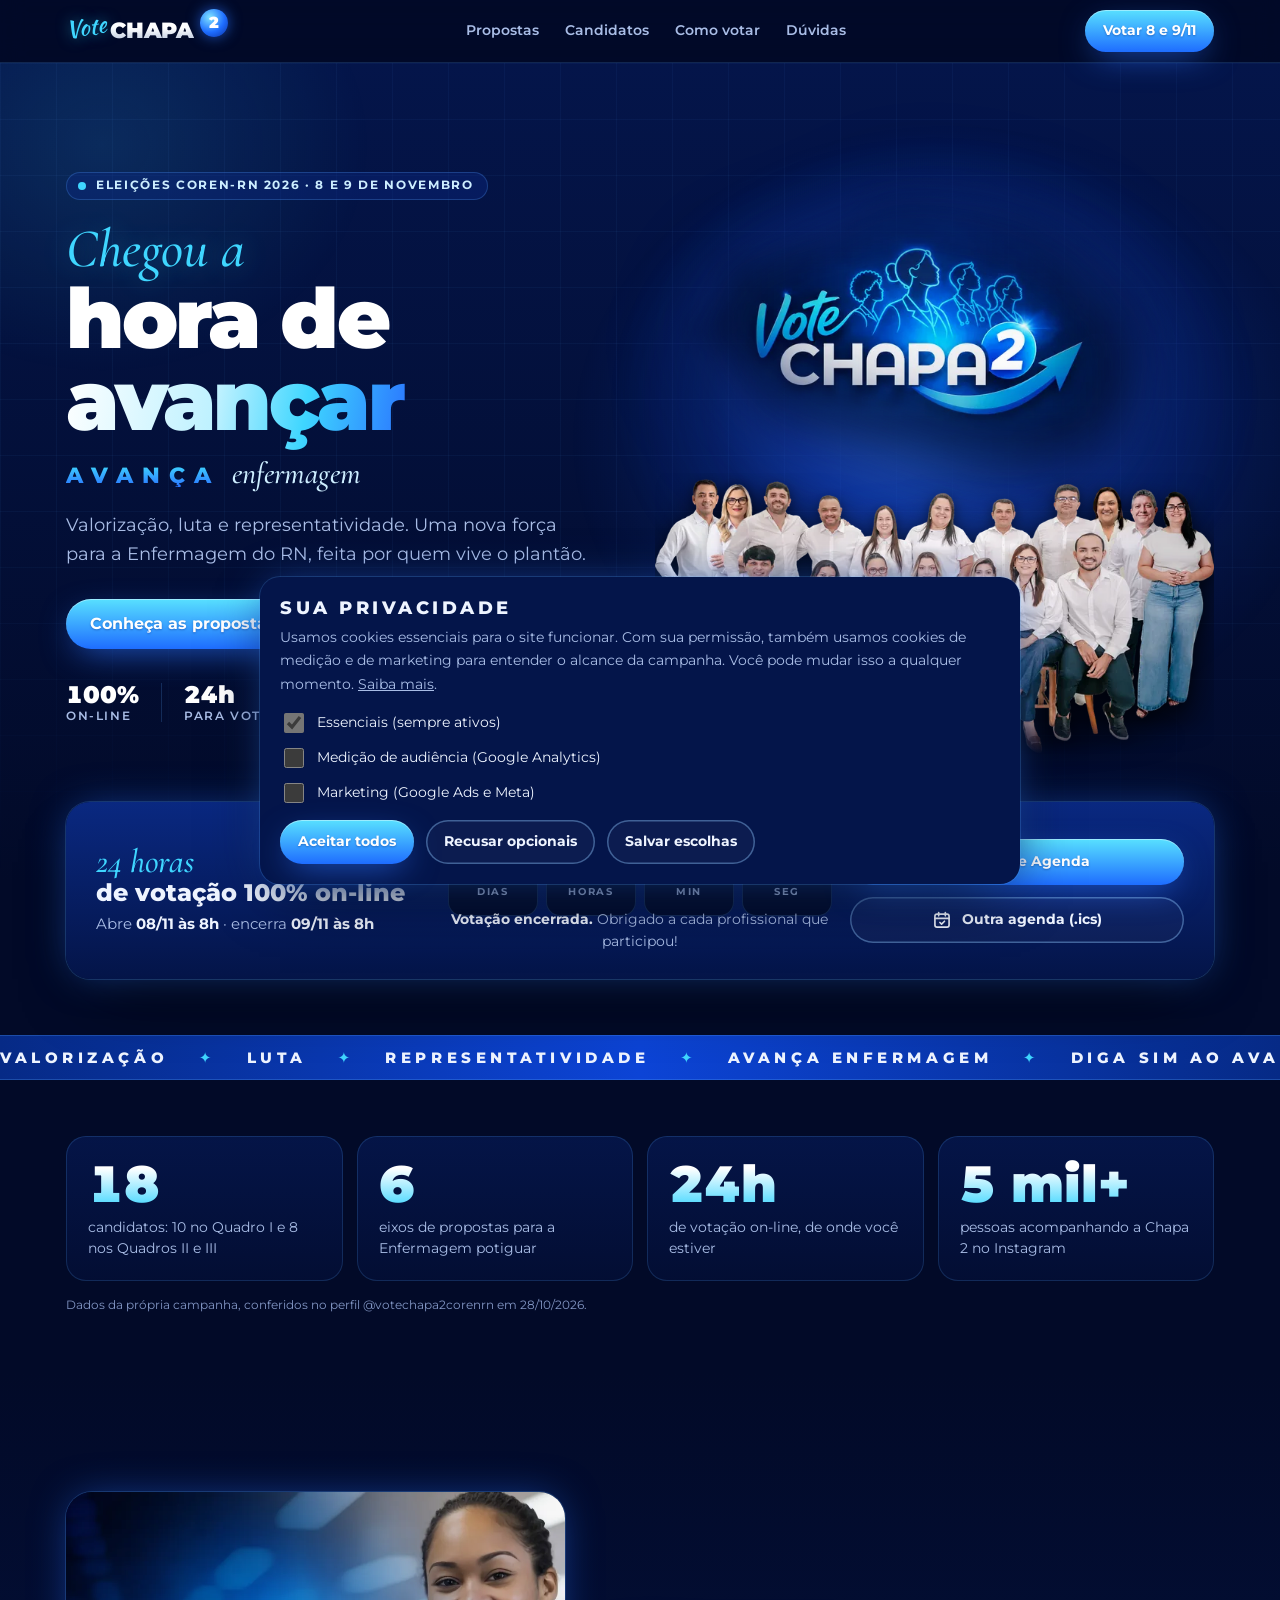
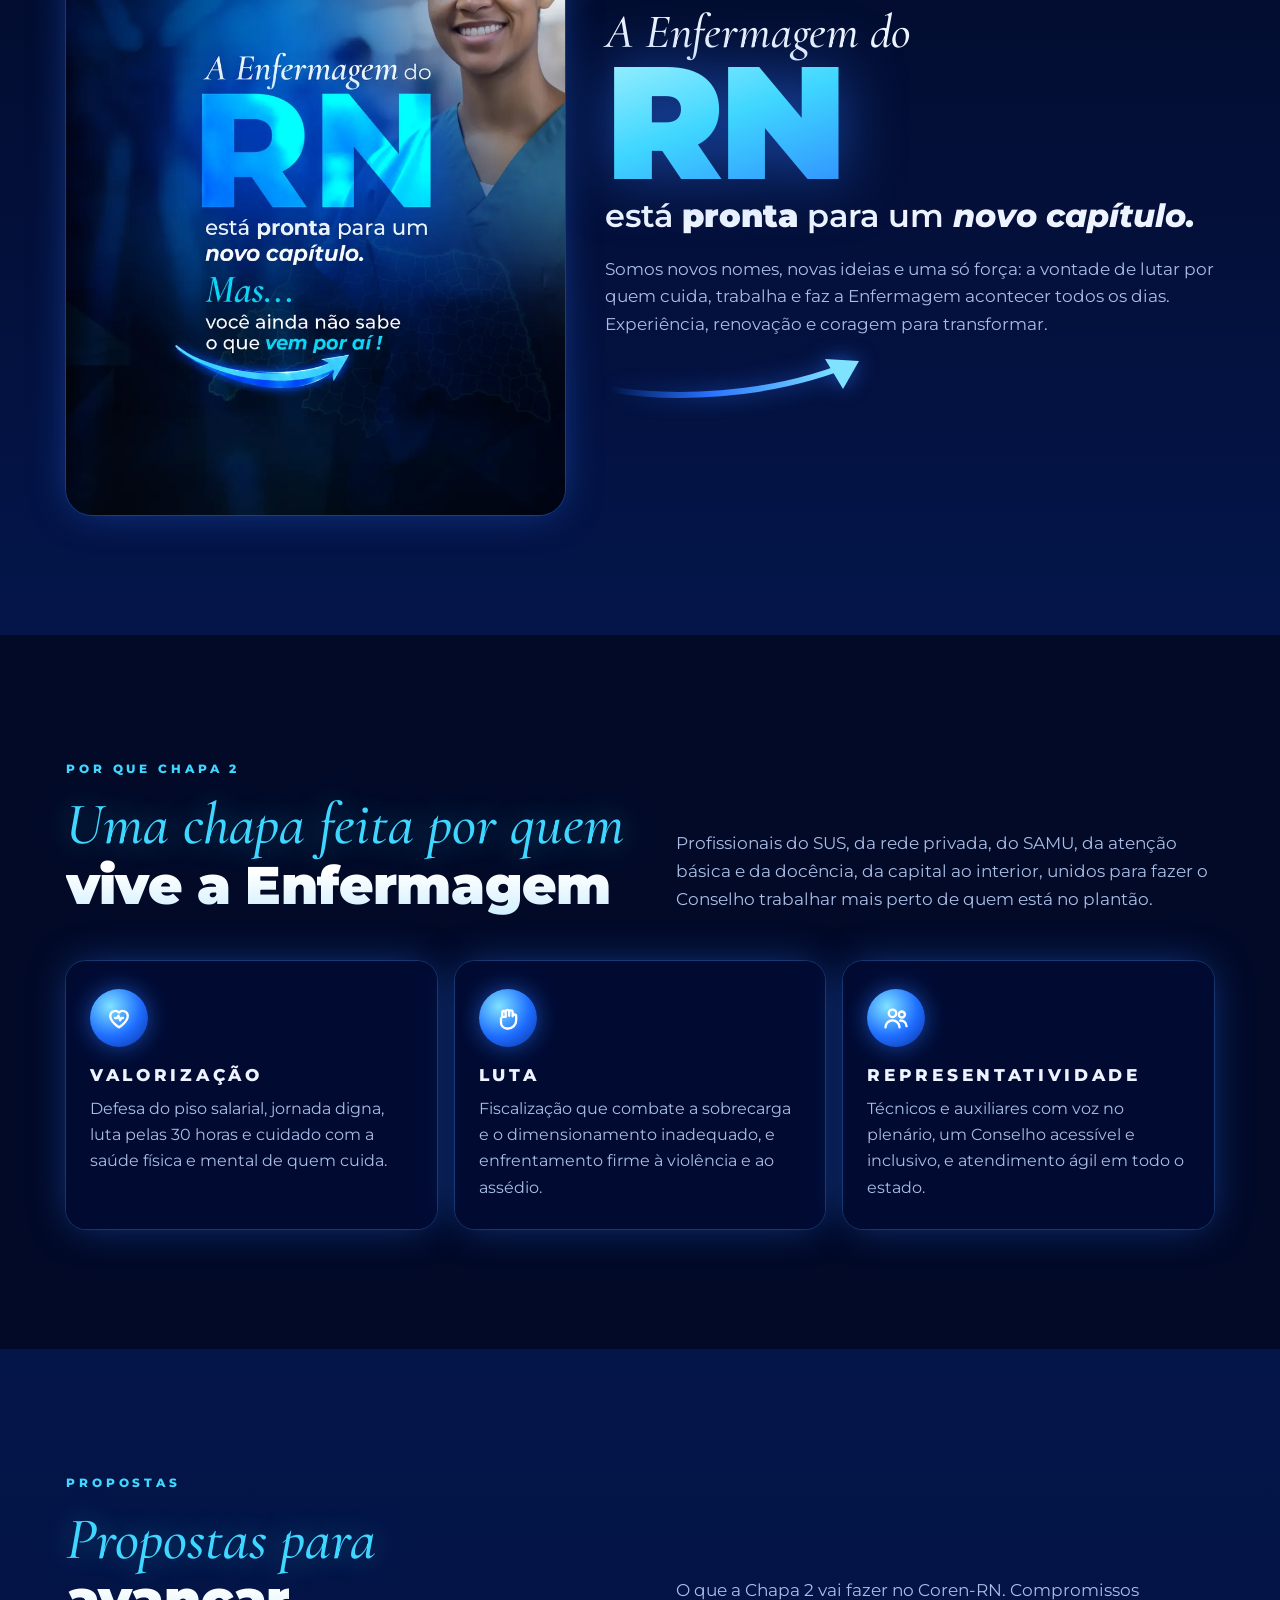
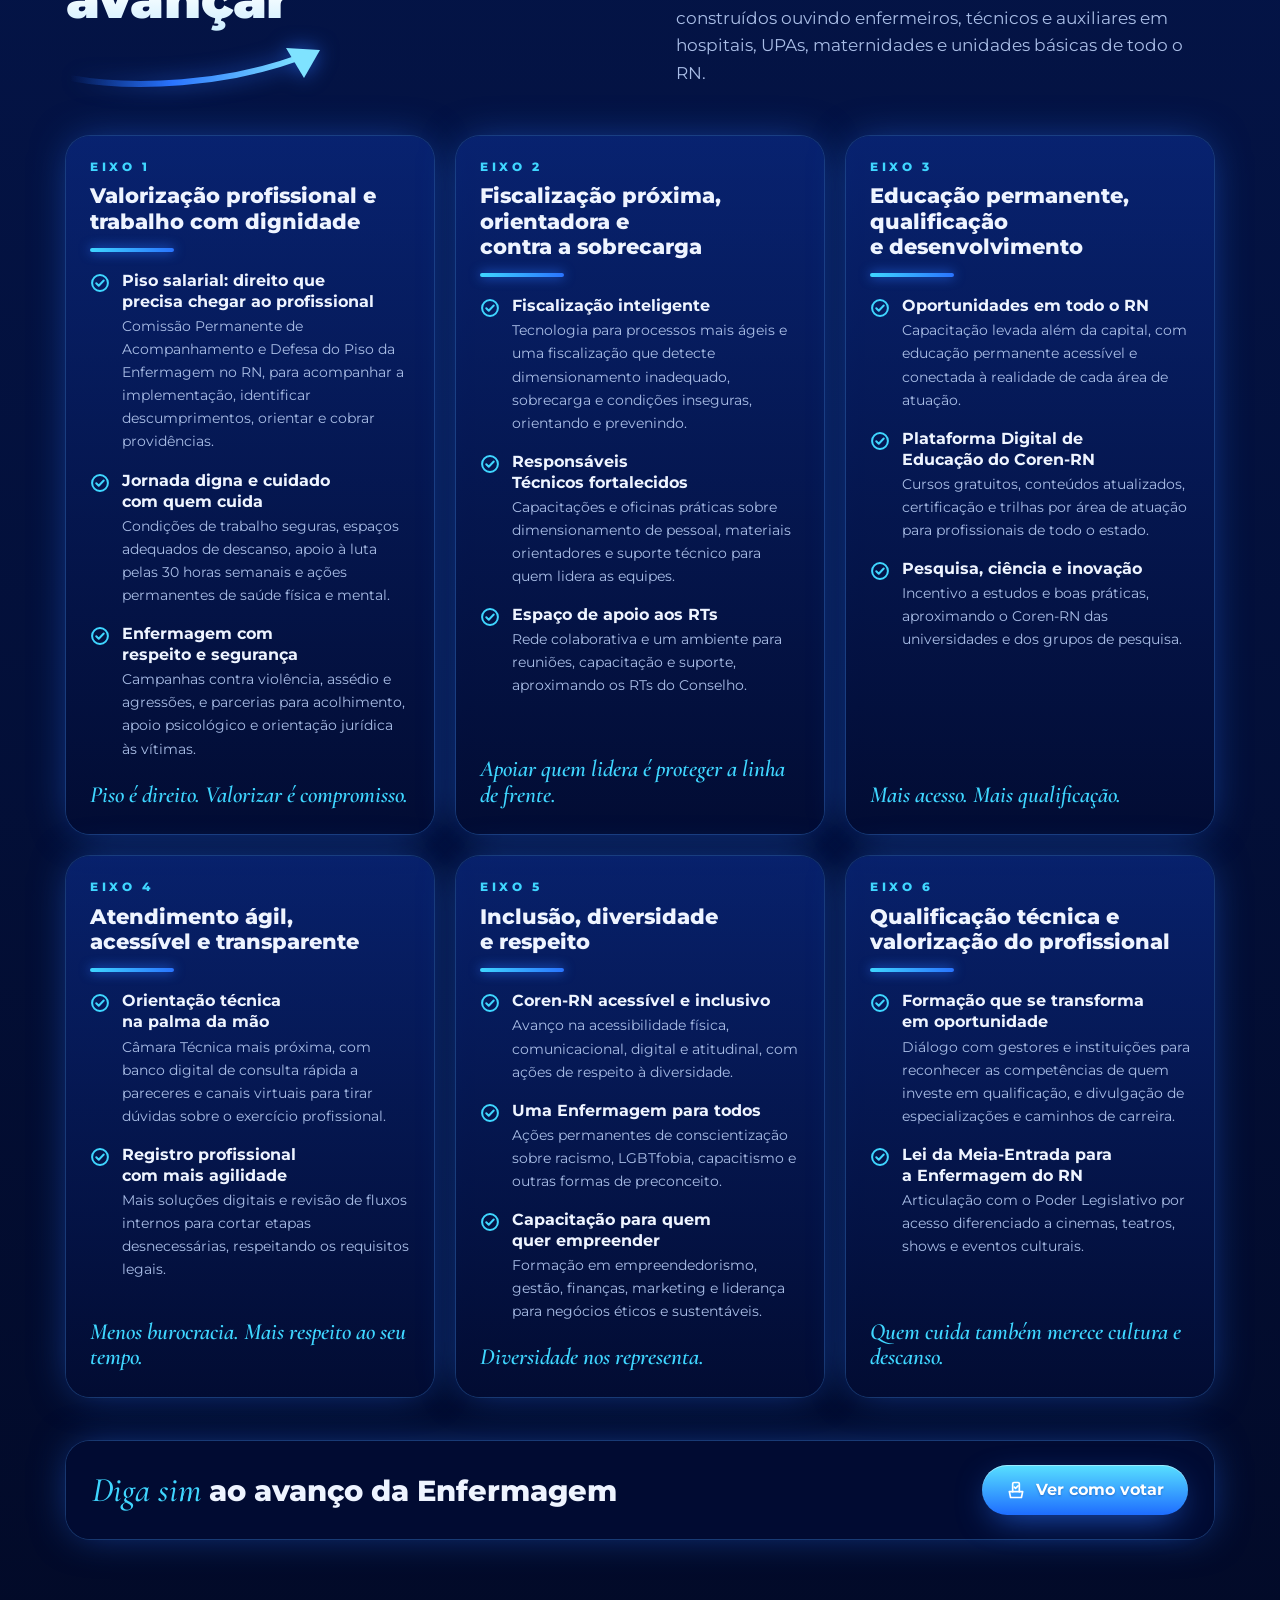
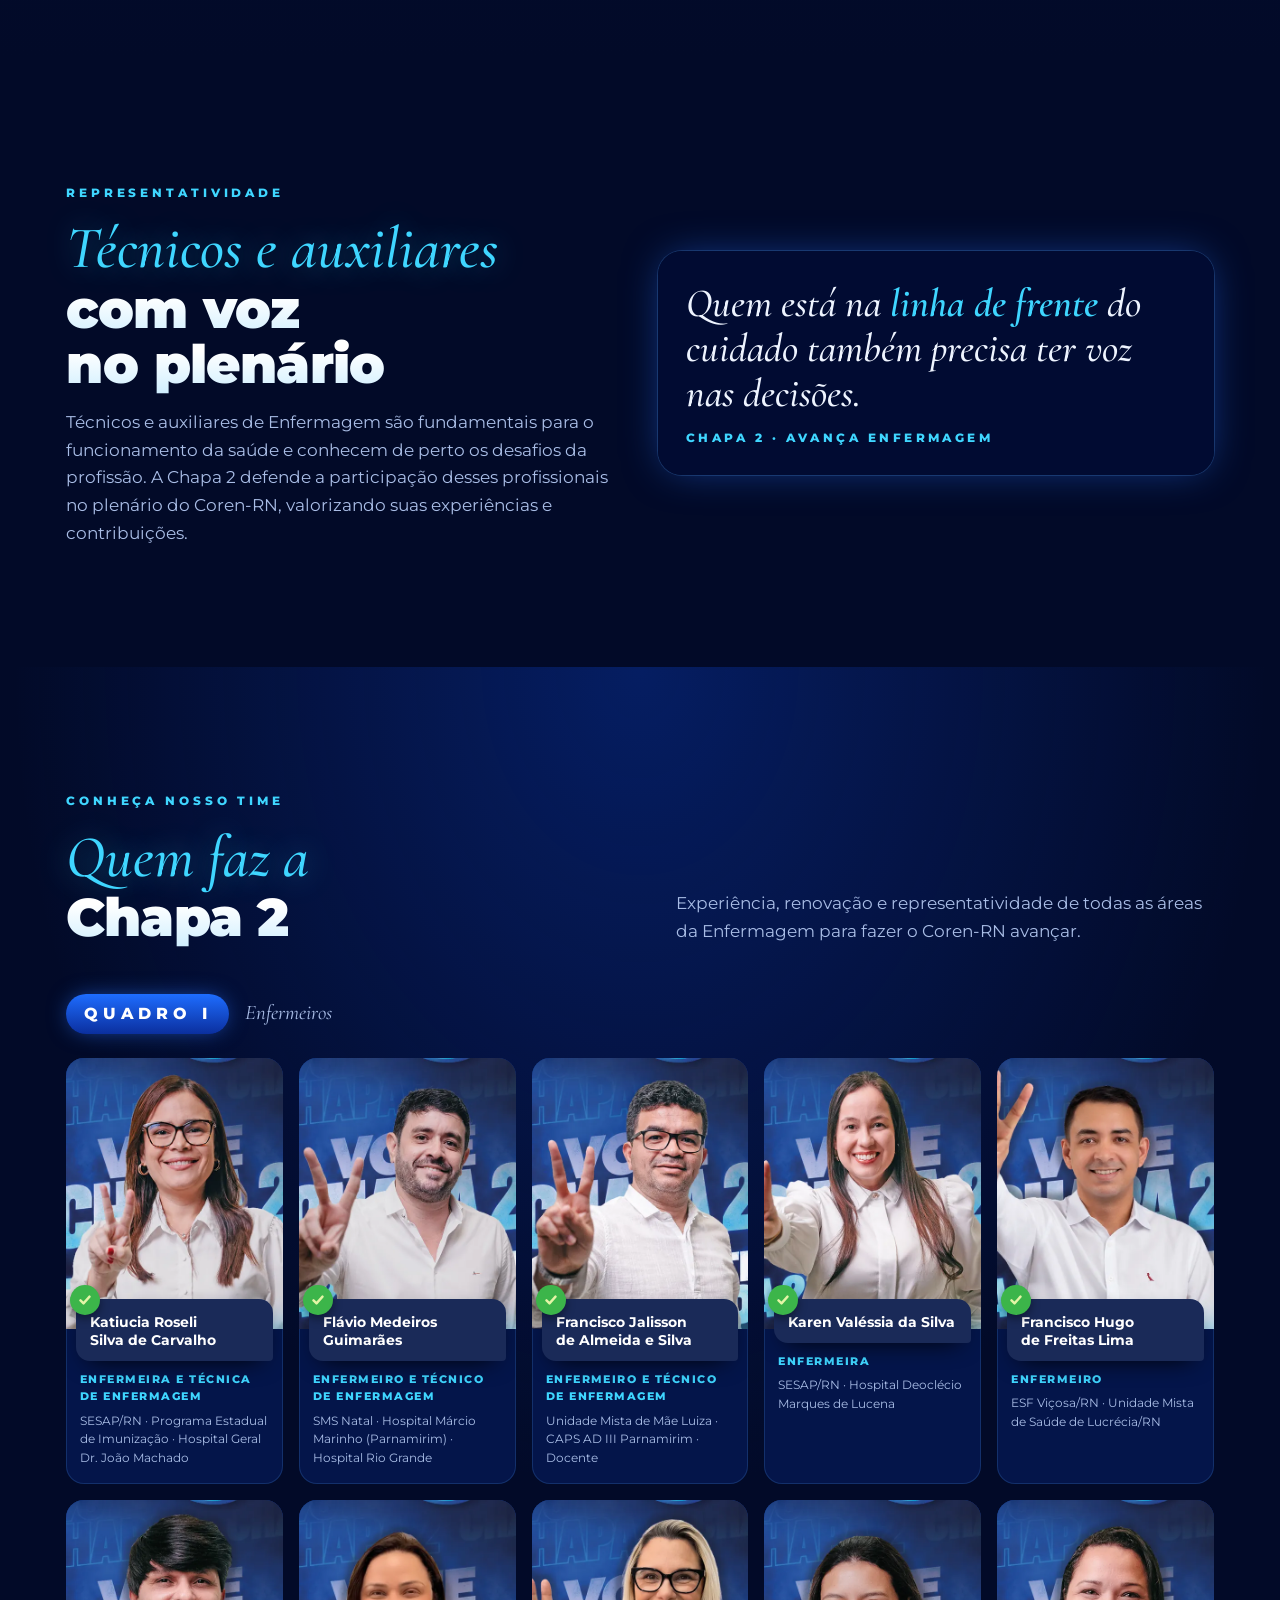
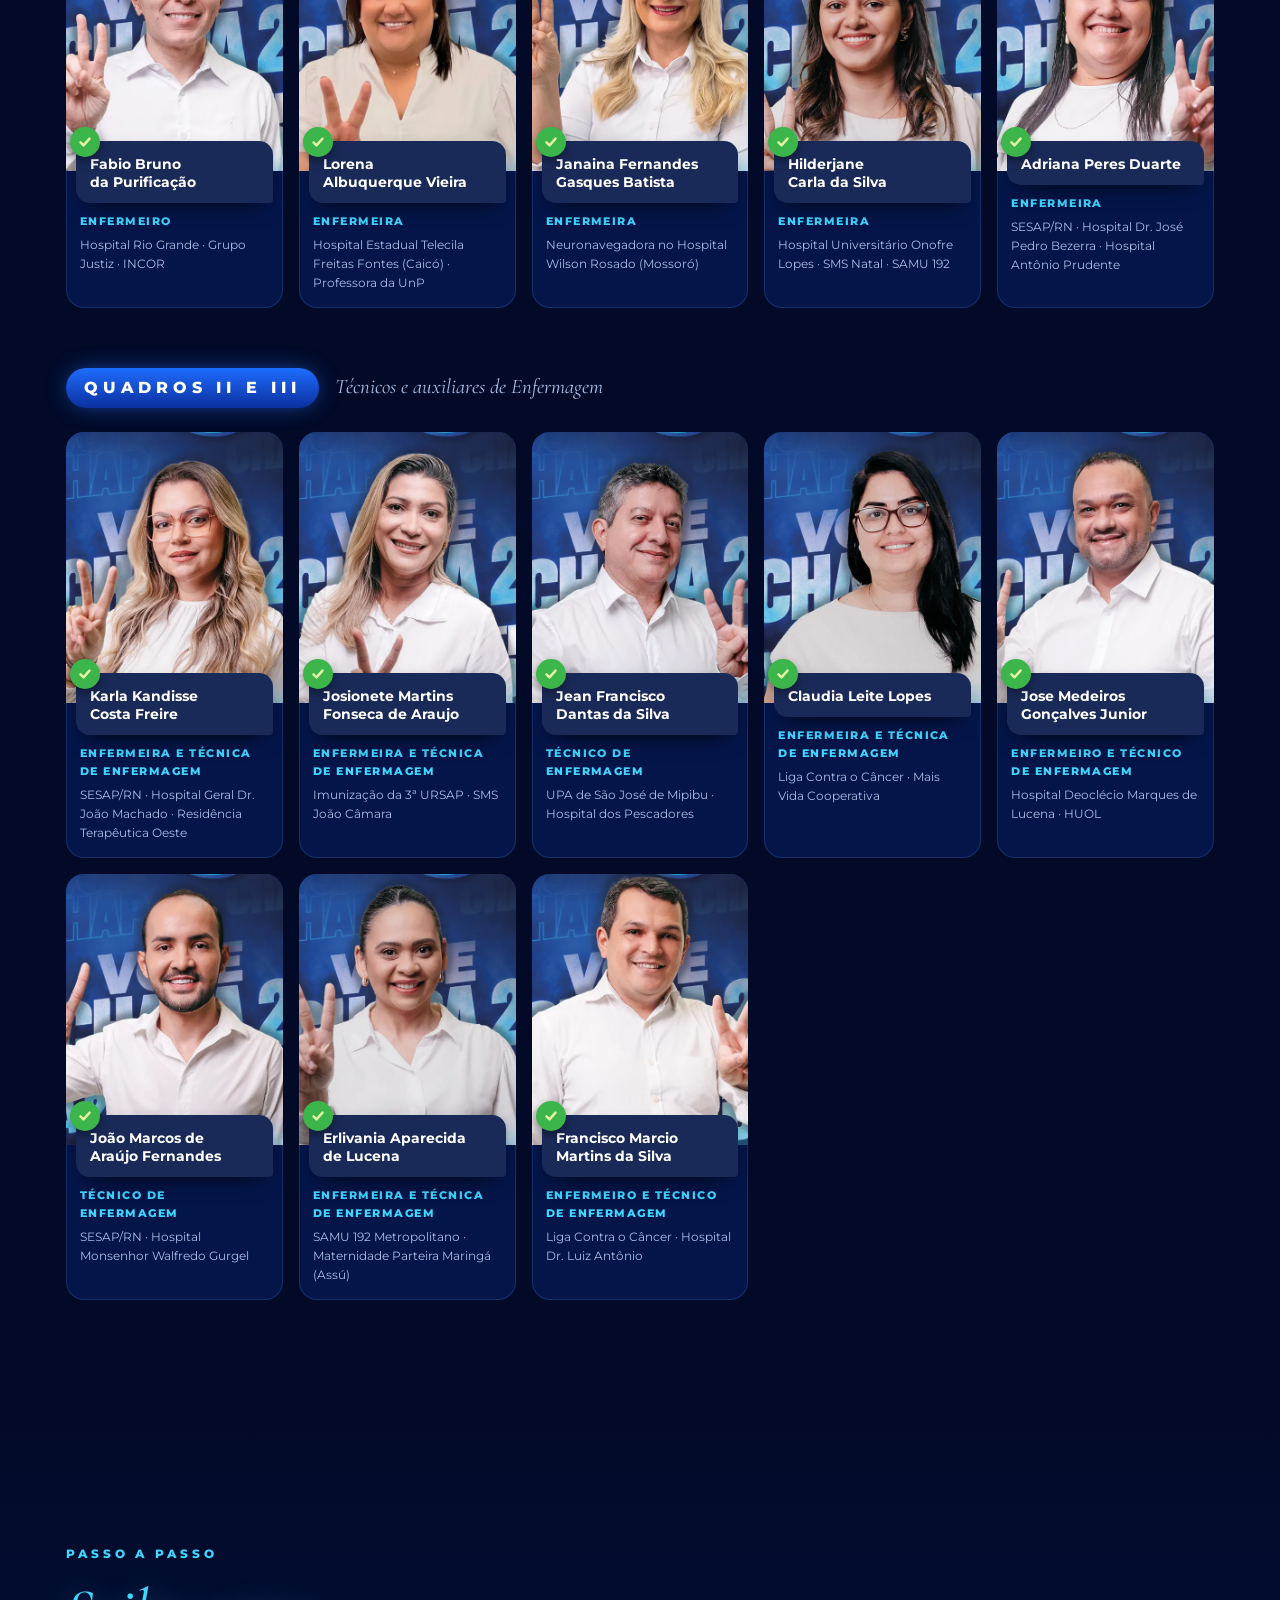
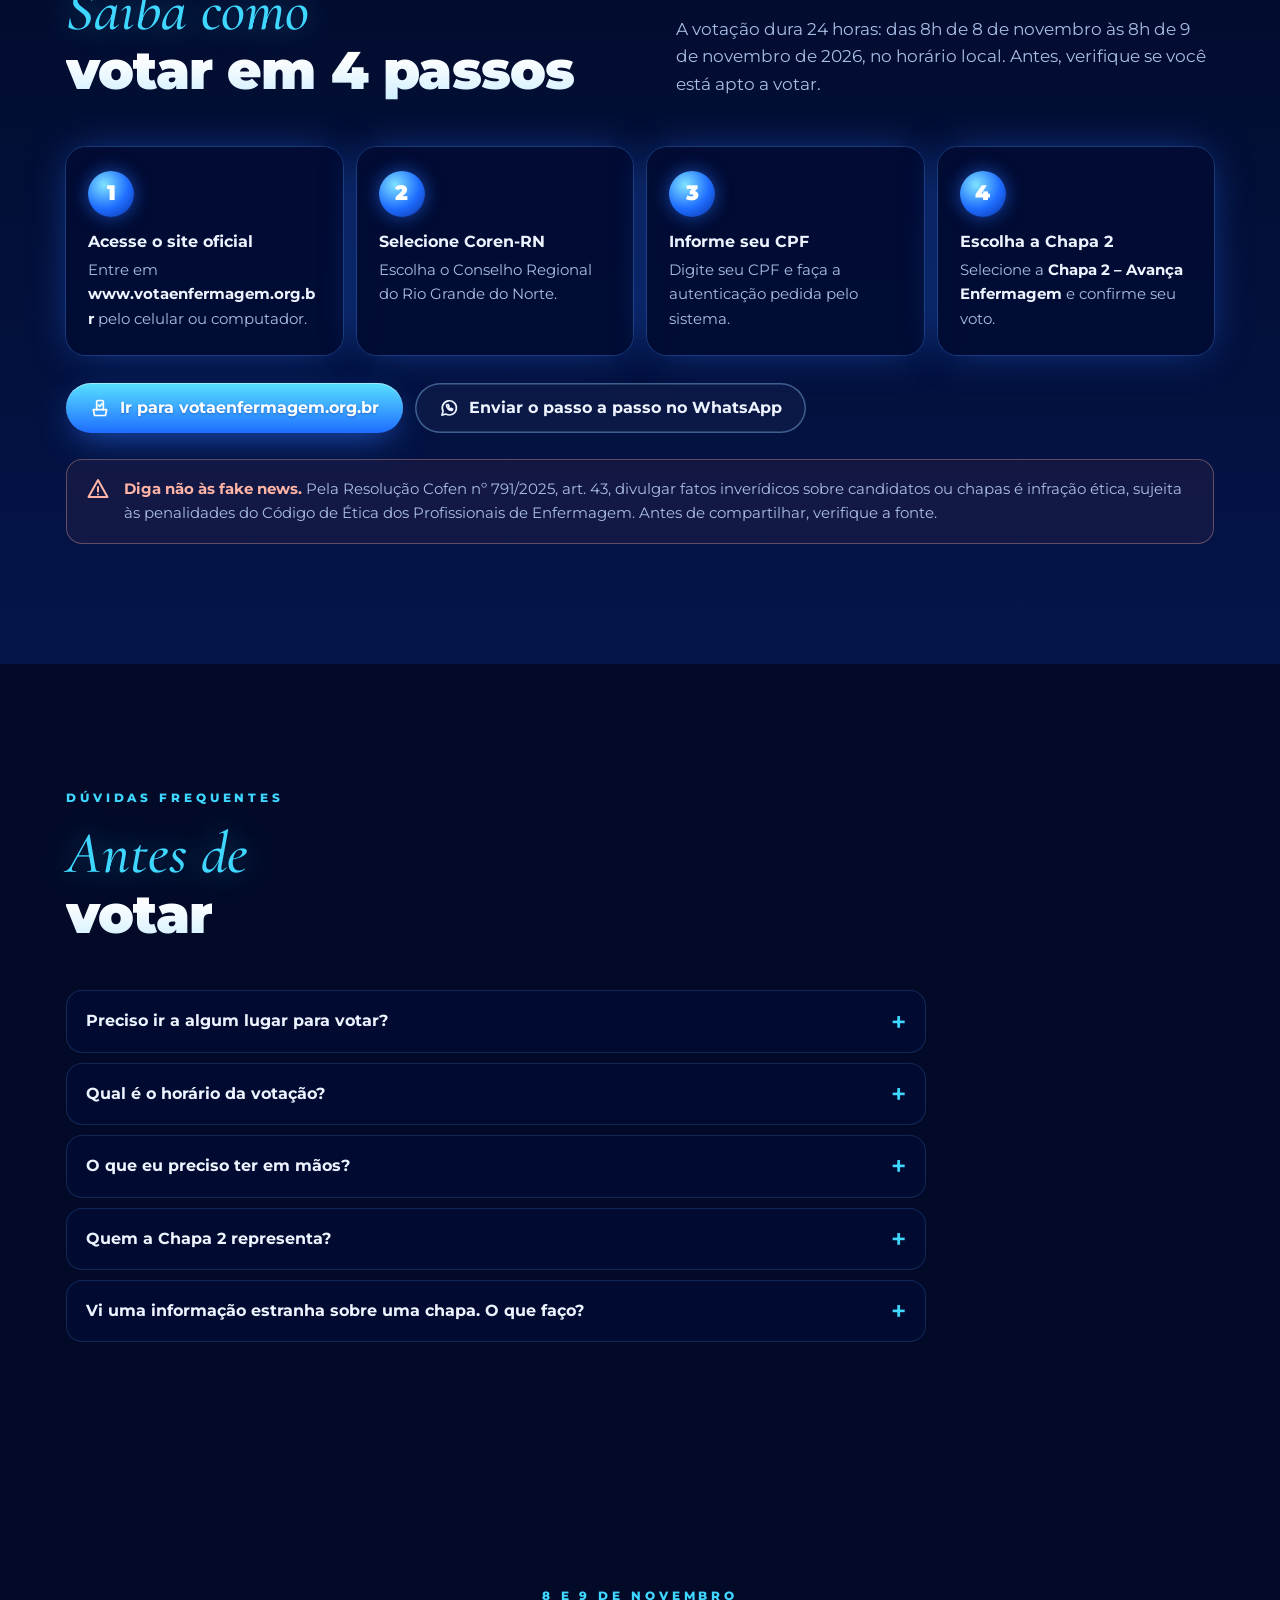
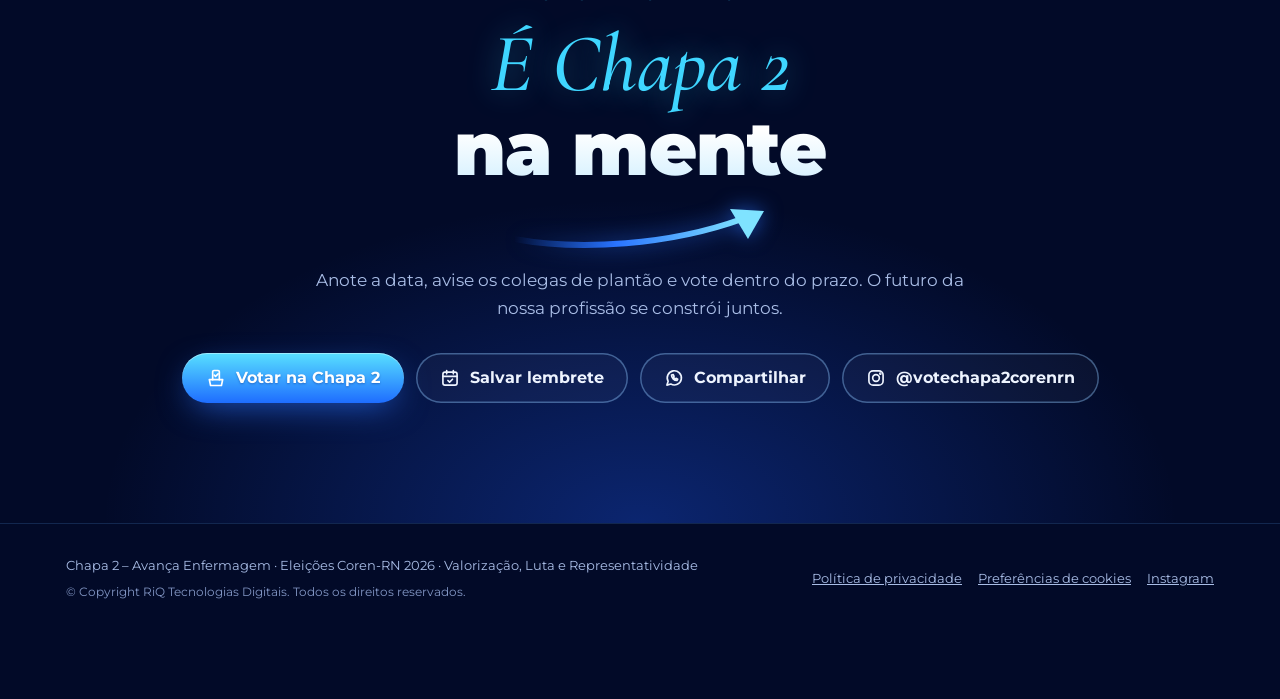
<file: index.html>
<!doctype html>
<html lang="pt-BR">
<head>
<meta charset="utf-8">
<meta name="viewport" content="width=device-width, initial-scale=1, viewport-fit=cover">
<title>Vote Chapa 2 Coren-RN | Avança Enfermagem – Eleições 8 e 9 de novembro</title>
<meta name="claude:viewport-fit-sides" content="cover">
<meta name="description" content="Chapa 2 – Avança Enfermagem: Valorização, Luta e Representatividade. Conheça as propostas e os candidatos e saiba como votar nas Eleições Coren-RN, 100% on-line, das 8h de 08/11 às 8h de 09/11/2026.">
<meta name="theme-color" content="#020a28">
<meta name="robots" content="index, follow, max-image-preview:large">
<link rel="canonical" href="https://www.SEUDOMINIO.com.br/">
<meta property="og:type" content="website">
<meta property="og:locale" content="pt_BR">
<meta property="og:site_name" content="Chapa 2 – Avança Enfermagem">
<meta property="og:title" content="Vote Chapa 2 – Avança Enfermagem | Eleições Coren-RN">
<meta property="og:description" content="Valorização, Luta e Representatividade. Votação on-line das 8h de 08/11 às 8h de 09/11. Conheça as propostas.">
<meta property="og:url" content="https://www.SEUDOMINIO.com.br/">
<meta property="og:image" content="https://www.SEUDOMINIO.com.br/img/og-chapa2.png">
<meta property="og:image:width" content="1200">
<meta property="og:image:height" content="630">
<meta property="og:image:alt" content="Vote Chapa 2 – Avança Enfermagem. Eleições Coren-RN, 8 e 9 de novembro.">
<meta name="twitter:card" content="summary_large_image">
<meta name="twitter:title" content="Vote Chapa 2 – Avança Enfermagem | Eleições Coren-RN">
<meta name="twitter:description" content="Valorização, Luta e Representatividade. Votação on-line em 8 e 9 de novembro.">
<meta name="twitter:image" content="https://www.SEUDOMINIO.com.br/img/og-chapa2.png">
<link rel="icon" href="favicon.svg" type="image/svg+xml">
<link rel="icon" href="favicon-32.png" sizes="32x32" type="image/png">
<link rel="apple-touch-icon" href="apple-touch-icon.png">
<link rel="manifest" href="site.webmanifest">
<link rel="preload" as="image" href="img/marca/logo-chapa2-1200.webp" imagesrcset="img/marca/logo-chapa2-680.webp 680w, img/marca/logo-chapa2-1200.webp 1200w" imagesizes="(min-width: 960px) 560px, 92vw" type="image/webp">
<link rel="preconnect" href="https://fonts.googleapis.com">
<link rel="preconnect" href="https://fonts.gstatic.com" crossorigin>
<link rel="stylesheet" href="https://fonts.googleapis.com/css2?family=Cormorant+Garamond:ital,wght@1,500;1,600&family=Kaushan+Script&family=Montserrat:wght@400;600;700;800;900&display=swap">
<link rel="stylesheet" href="css/styles.css">
<script type="application/ld+json">
{"@context":"https://schema.org","@graph":[
 {"@type":"Organization","name":"Chapa 2 – Avança Enfermagem","slogan":"Valorização, Luta e Representatividade","url":"https://www.SEUDOMINIO.com.br/","logo":"https://www.SEUDOMINIO.com.br/apple-touch-icon.png","sameAs":["https://www.instagram.com/votechapa2corenrn/"]},
 {"@type":"Event","name":"Eleições Coren-RN 2026 – votação on-line","startDate":"2026-11-08T08:00:00-03:00","endDate":"2026-11-09T08:00:00-03:00","eventAttendanceMode":"https://schema.org/OnlineEventAttendanceMode","eventStatus":"https://schema.org/EventScheduled","location":{"@type":"VirtualLocation","url":"https://www.votaenfermagem.org.br"},"description":"Eleição para o Plenário do Conselho Regional de Enfermagem do Rio Grande do Norte, 100% on-line."},
 {"@type":"FAQPage","mainEntity":[
  {"@type":"Question","name":"Quando é a votação do Coren-RN?","acceptedAnswer":{"@type":"Answer","text":"A votação é 100% on-line e dura 24 horas: começa às 8h do dia 8 de novembro de 2026 e termina às 8h do dia 9 de novembro, no horário local."}},
  {"@type":"Question","name":"Onde eu voto?","acceptedAnswer":{"@type":"Answer","text":"No site www.votaenfermagem.org.br. Selecione Coren-RN, informe seu CPF, faça a autenticação e escolha a Chapa 2."}}
 ]}
]}
</script>
<script src="js/config.js"></script>
<script src="js/main.js" defer></script>
</head>
<body>
<svg width="0" height="0" style="position:absolute" aria-hidden="true" focusable="false">
  <defs>
    <linearGradient id="g-sw" x1="0" x2="1" y1="0" y2="0"><stop offset="0" stop-color="#1e6dff" stop-opacity="0"/><stop offset=".45" stop-color="#2a74ff"/><stop offset="1" stop-color="#7fe3ff"/></linearGradient>
  </defs>
  <symbol id="i-swoosh" viewBox="0 0 260 44"><path d="M4 34C70 46 160 40 232 14" stroke="url(#g-sw)" stroke-width="6" fill="none" stroke-linecap="round"/><path d="M220 4 254 6 238 34Z" fill="#7fe3ff"/></symbol>
  <symbol id="i-check" viewBox="0 0 24 24" fill="none" stroke-width="2.4" stroke-linecap="round" stroke-linejoin="round"><circle cx="12" cy="12" r="9.5"/><path d="m7.5 12.3 3 3 6-6.3"/></symbol>
  <symbol id="i-cal" viewBox="0 0 24 24" fill="none" stroke="currentColor" stroke-width="2" stroke-linecap="round" stroke-linejoin="round"><rect x="3.5" y="5" width="17" height="15.5" rx="2.5"/><path d="M3.5 10h17M8 3v4M16 3v4M9.5 15l2 2 3.5-3.5"/></symbol>
  <symbol id="i-vote" viewBox="0 0 24 24" fill="none" stroke="currentColor" stroke-width="2" stroke-linecap="round" stroke-linejoin="round"><path d="M4 14h16l-1.5 7h-13z"/><path d="M8 14V4.5A1.5 1.5 0 0 1 9.5 3h5A1.5 1.5 0 0 1 16 4.5V14"/><path d="m10 8.5 1.5 1.5 3-3"/></symbol>
  <symbol id="i-wa" viewBox="0 0 24 24" fill="none" stroke="currentColor" stroke-width="2" stroke-linecap="round" stroke-linejoin="round"><path d="M3.5 20.5 5 16a8.5 8.5 0 1 1 3.2 3.2z"/><path d="M9 8.5c0 3.5 3 6.5 6.5 6.5l1-1.6-2-1-1 .8a5 5 0 0 1-2.2-2.2l.8-1-1-2z"/></symbol>
  <symbol id="i-ig" viewBox="0 0 24 24" fill="none" stroke="currentColor" stroke-width="2" stroke-linecap="round" stroke-linejoin="round"><rect x="3.5" y="3.5" width="17" height="17" rx="5"/><circle cx="12" cy="12" r="4"/><circle cx="17.2" cy="6.8" r=".6" fill="currentColor"/></symbol>
  <symbol id="i-heart" viewBox="0 0 24 24" fill="none" stroke-width="2" stroke-linecap="round" stroke-linejoin="round"><path d="M12 20s-7.5-4.6-7.5-10A4.3 4.3 0 0 1 12 7.4 4.3 4.3 0 0 1 19.5 10C19.5 15.4 12 20 12 20z"/><path d="M8.5 12h2l1-2 1.5 4 1-2h1.5"/></symbol>
  <symbol id="i-fist" viewBox="0 0 24 24" fill="none" stroke-width="2" stroke-linecap="round" stroke-linejoin="round"><path d="M7 11V7.5a1.5 1.5 0 0 1 3 0V11M10 10V6.5a1.5 1.5 0 0 1 3 0V10M13 10V7a1.5 1.5 0 0 1 3 0v3.5M16 10.5a1.5 1.5 0 0 1 3 0V14a7 7 0 0 1-7 7h-1a5 5 0 0 1-5-5v-2.5A2.5 2.5 0 0 1 7 11h3"/></symbol>
  <symbol id="i-people" viewBox="0 0 24 24" fill="none" stroke-width="2" stroke-linecap="round" stroke-linejoin="round"><circle cx="9" cy="8" r="3.2"/><path d="M3 20a6 6 0 0 1 12 0"/><circle cx="17" cy="9" r="2.6"/><path d="M15.5 14.2A5 5 0 0 1 21 19"/></symbol>
  <symbol id="i-alert" viewBox="0 0 24 24" fill="none" stroke-width="2" stroke-linecap="round" stroke-linejoin="round"><path d="M12 3 2.5 20h19z"/><path d="M12 10v4.5M12 17.5v.01"/></symbol>
</svg>

<a class="skip" href="#conteudo">Pular para o conteúdo</a>

<header class="top">
  <div class="wrap">
    <a class="brand" href="index.html" aria-label="Vote Chapa 2 – página inicial"><span class="v">Vote</span><span class="c">CHAPA</span><span class="n">2</span></a>
    <nav class="menu" aria-label="Seções da página">
      <a href="#propostas">Propostas</a>
      <a href="#candidatos">Candidatos</a>
      <a href="#como-votar">Como votar</a>
      <a href="#duvidas">Dúvidas</a>
    </nav>
    <a class="btn btn-main" href="https://www.votaenfermagem.org.br" target="_blank" rel="noopener" data-track="click_votar" data-loc="header">Votar 8 e 9/11</a>
  </div>
</header>

<main id="conteudo">
<section class="hero" aria-labelledby="titulo">
  <div class="hero-bg" aria-hidden="true"></div>
  <div class="wrap hero-grid">
    <div class="hero-copy">
      <p class="chip"><span class="dot" aria-hidden="true"></span>Eleições Coren-RN 2026 · 8 e 9 de novembro</p>
      <h1 id="titulo"><span class="h1-a">Chegou a</span><span class="h1-b">hora de <span class="grad">avançar</span></span></h1>
      <p class="sig"><span class="wide">Avança</span><i>enfermagem</i></p>
      <p class="hero-lead">Valorização, luta e representatividade. Uma nova força para a Enfermagem do RN, feita por quem vive o plantão.</p>
      <div class="btn-row">
        <a class="btn btn-main" href="#propostas" data-track="click_propostas" data-loc="hero">Conheça as propostas<svg aria-hidden="true" viewBox="0 0 24 24" fill="none" stroke="currentColor" stroke-width="2.4" stroke-linecap="round" stroke-linejoin="round"><path d="M5 12h14M13 6l6 6-6 6"/></svg></a>
        <a class="btn btn-line" href="#como-votar" data-track="click_como_votar" data-loc="hero">Saiba como votar</a>
      </div>
      <ul class="facts" aria-label="Resumo da votação">
        <li><b>100%</b><span>on-line</span></li>
        <li><b>24h</b><span>para votar</span></li>
        <li><b>18</b><span>candidatos</span></li>
      </ul>
    </div>
    <div class="hero-art">
      <span class="halo" aria-hidden="true"></span>
      <img class="hero-logo" src="img/marca/logo-chapa2-1200.webp" srcset="img/marca/logo-chapa2-680.webp 680w, img/marca/logo-chapa2-1200.webp 1200w" sizes="(min-width: 960px) 560px, 92vw" width="1200" height="927" alt="Logo Vote Chapa 2 – Avança Enfermagem, com silhuetas de profissionais de enfermagem e a seta de avanço" fetchpriority="high" decoding="async">
      <figure class="team">
        <img src="img/marca/equipe-chapa2-1400.webp" srcset="img/marca/equipe-chapa2-760.webp 760w, img/marca/equipe-chapa2-1400.webp 1400w" sizes="(min-width: 960px) 600px, 100vw" width="1400" height="704" alt="Os 18 candidatos da Chapa 2 reunidos, de camisa branca, sorrindo para a foto" decoding="async">
        <figcaption class="sr-only">Equipe da Chapa 2 – Avança Enfermagem</figcaption>
      </figure>
    </div>
  </div>
</section>

<div class="ballot" aria-labelledby="ballot-t">
  <div class="wrap">
    <div class="card">
      <div>
        <h2 id="ballot-t"><em>24 horas</em>de votação 100% on-line</h2>
        <p class="when">Abre <strong>08/11 às 8h</strong> · encerra <strong>09/11 às 8h</strong></p>
      </div>
      <div>
        <div class="count" role="timer" aria-label="Contagem regressiva">
          <div><b id="cd-d">--</b><small>dias</small></div>
          <div><b id="cd-h">--</b><small>horas</small></div>
          <div><b id="cd-m">--</b><small>min</small></div>
          <div><b id="cd-s">--</b><small>seg</small></div>
        </div>
        <p class="status" id="cd-status" aria-live="polite">Contagem para a abertura da votação (horário de Natal/RN).</p>
      </div>
      <div class="btn-row">
        <a class="btn btn-main" href="https://calendar.google.com/calendar/render?action=TEMPLATE&amp;text=Votar%20Chapa%202%20%E2%80%93%20Elei%C3%A7%C3%B5es%20Coren-RN&amp;dates=20261108T110000Z%2F20261109T110000Z&amp;details=Vota%C3%A7%C3%A3o%20100%25%20on-line%20em%20www.votaenfermagem.org.br%20%E2%80%94%20selecione%20Coren-RN%2C%20informe%20seu%20CPF%20e%20escolha%20a%20Chapa%202.&amp;location=https%3A%2F%2Fwww.votaenfermagem.org.br" target="_blank" rel="noopener" data-track="add_to_calendar" data-loc="hero_google"><svg aria-hidden="true"><use href="#i-cal"/></svg>Google Agenda</a>
        <button class="btn btn-line" type="button" data-ics><svg aria-hidden="true"><use href="#i-cal"/></svg>Outra agenda (.ics)</button>
      </div>
    </div>
  </div>
</div>

<div class="ticker" aria-hidden="true"><div>
  Valorização <span>✦</span> Luta <span>✦</span> Representatividade <span>✦</span> Avança Enfermagem <span>✦</span> Diga sim ao avanço <span>✦</span> Diga não às fake news <span>✦</span>
  Valorização <span>✦</span> Luta <span>✦</span> Representatividade <span>✦</span> Avança Enfermagem <span>✦</span> Diga sim ao avanço <span>✦</span> Diga não às fake news <span>✦</span>
</div></div>

<section class="proof" aria-label="A Chapa 2 em números">
  <div class="wrap">
    <ul class="stats">
      <li><b>18</b><span>candidatos: 10 no Quadro I e 8 nos Quadros II e III</span></li>
      <li><b>6</b><span>eixos de propostas para a Enfermagem potiguar</span></li>
      <li><b>24h</b><span>de votação on-line, de onde você estiver</span></li>
      <li><b>5 mil+</b><span>pessoas acompanhando a Chapa 2 no Instagram</span></li>
    </ul>
    <p class="stats-note">Dados da própria campanha, conferidos no perfil @votechapa2corenrn em 28/10/2026.</p>
  </div>
</section>

<section class="chapter" aria-labelledby="cap-t">
  <div class="wrap">
    <figure><img src="img/marca/arte-novo-capitulo.webp" width="864" height="1080" loading="lazy" decoding="async" alt="Arte da campanha: profissional de enfermagem sorrindo e o texto A Enfermagem do RN está pronta para um novo capítulo."></figure>
    <div>
      <h2 id="cap-t"><span class="pre">A Enfermagem do</span><span class="big" style="display:block">RN</span><span class="post">está <b>pronta</b> para um <i>novo capítulo.</i></span></h2>
      <p class="lead">Somos novos nomes, novas ideias e uma só força: a vontade de lutar por quem cuida, trabalha e faz a Enfermagem acontecer todos os dias. Experiência, renovação e coragem para transformar.</p>
      <svg class="swoosh" viewBox="0 0 260 44" aria-hidden="true"><use href="#i-swoosh"/></svg>
    </div>
  </div>
</section>

<section aria-labelledby="porque-t">
  <div class="wrap">
    <div class="head">
      <div><span class="eyebrow">Por que Chapa 2</span><h2 class="h2" id="porque-t"><em>Uma chapa feita por quem</em><b>vive a Enfermagem</b></h2></div>
      <p class="lead">Profissionais do SUS, da rede privada, do SAMU, da atenção básica e da docência, da capital ao interior, unidos para fazer o Conselho trabalhar mais perto de quem está no plantão.</p>
    </div>
    <div class="why">
      <article><div class="ic"><svg aria-hidden="true"><use href="#i-heart"/></svg></div><h3>Valorização</h3><p>Defesa do piso salarial, jornada digna, luta pelas 30 horas e cuidado com a saúde física e mental de quem cuida.</p></article>
      <article><div class="ic"><svg aria-hidden="true"><use href="#i-fist"/></svg></div><h3>Luta</h3><p>Fiscalização que combate a sobrecarga e o dimensionamento inadequado, e enfrentamento firme à violência e ao assédio.</p></article>
      <article><div class="ic"><svg aria-hidden="true"><use href="#i-people"/></svg></div><h3>Representatividade</h3><p>Técnicos e auxiliares com voz no plenário, um Conselho acessível e inclusivo, e atendimento ágil em todo o estado.</p></article>
    </div>
  </div>
</section>

<section class="props-sec" id="propostas" aria-labelledby="propostas-t">
  <div class="wrap">
    <div class="head">
      <div><span class="eyebrow">Propostas</span><h2 class="h2" id="propostas-t"><em>Propostas para</em><b>avançar</b></h2><svg class="swoosh" viewBox="0 0 260 44" aria-hidden="true"><use href="#i-swoosh"/></svg></div>
      <p class="lead">O que a Chapa 2 vai fazer no Coren-RN. Compromissos construídos ouvindo enfermeiros, técnicos e auxiliares em hospitais, UPAs, maternidades e unidades básicas de todo o RN.</p>
    </div>
    <div class="props">
      <article class="prop">
        <span class="num">Eixo 1</span><h3 class="torn">Valorização profissional e trabalho com dignidade</h3>
        <ul>
          <li><svg aria-hidden="true"><use href="#i-check"/></svg><div><h4>Piso salarial: direito que precisa chegar ao profissional</h4><p>Comissão Permanente de Acompanhamento e Defesa do Piso da Enfermagem no RN, para acompanhar a implementação, identificar descumprimentos, orientar e cobrar providências.</p></div></li>
          <li><svg aria-hidden="true"><use href="#i-check"/></svg><div><h4>Jornada digna e cuidado com quem cuida</h4><p>Condições de trabalho seguras, espaços adequados de descanso, apoio à luta pelas 30 horas semanais e ações permanentes de saúde física e mental.</p></div></li>
          <li><svg aria-hidden="true"><use href="#i-check"/></svg><div><h4>Enfermagem com respeito e segurança</h4><p>Campanhas contra violência, assédio e agressões, e parcerias para acolhimento, apoio psicológico e orientação jurídica às vítimas.</p></div></li>
        </ul>
        <p class="motto">Piso é direito. Valorizar é compromisso.</p>
      </article>
      <article class="prop">
        <span class="num">Eixo 2</span><h3 class="torn">Fiscalização próxima, orientadora e contra a sobrecarga</h3>
        <ul>
          <li><svg aria-hidden="true"><use href="#i-check"/></svg><div><h4>Fiscalização inteligente</h4><p>Tecnologia para processos mais ágeis e uma fiscalização que detecte dimensionamento inadequado, sobrecarga e condições inseguras, orientando e prevenindo.</p></div></li>
          <li><svg aria-hidden="true"><use href="#i-check"/></svg><div><h4>Responsáveis Técnicos fortalecidos</h4><p>Capacitações e oficinas práticas sobre dimensionamento de pessoal, materiais orientadores e suporte técnico para quem lidera as equipes.</p></div></li>
          <li><svg aria-hidden="true"><use href="#i-check"/></svg><div><h4>Espaço de apoio aos RTs</h4><p>Rede colaborativa e um ambiente para reuniões, capacitação e suporte, aproximando os RTs do Conselho.</p></div></li>
        </ul>
        <p class="motto">Apoiar quem lidera é proteger a linha de frente.</p>
      </article>
      <article class="prop">
        <span class="num">Eixo 3</span><h3 class="torn">Educação permanente, qualificação e desenvolvimento</h3>
        <ul>
          <li><svg aria-hidden="true"><use href="#i-check"/></svg><div><h4>Oportunidades em todo o RN</h4><p>Capacitação levada além da capital, com educação permanente acessível e conectada à realidade de cada área de atuação.</p></div></li>
          <li><svg aria-hidden="true"><use href="#i-check"/></svg><div><h4>Plataforma Digital de Educação do Coren-RN</h4><p>Cursos gratuitos, conteúdos atualizados, certificação e trilhas por área de atuação para profissionais de todo o estado.</p></div></li>
          <li><svg aria-hidden="true"><use href="#i-check"/></svg><div><h4>Pesquisa, ciência e inovação</h4><p>Incentivo a estudos e boas práticas, aproximando o Coren-RN das universidades e dos grupos de pesquisa.</p></div></li>
        </ul>
        <p class="motto">Mais acesso. Mais qualificação.</p>
      </article>
      <article class="prop">
        <span class="num">Eixo 4</span><h3 class="torn">Atendimento ágil, acessível e transparente</h3>
        <ul>
          <li><svg aria-hidden="true"><use href="#i-check"/></svg><div><h4>Orientação técnica na palma da mão</h4><p>Câmara Técnica mais próxima, com banco digital de consulta rápida a pareceres e canais virtuais para tirar dúvidas sobre o exercício profissional.</p></div></li>
          <li><svg aria-hidden="true"><use href="#i-check"/></svg><div><h4>Registro profissional com mais agilidade</h4><p>Mais soluções digitais e revisão de fluxos internos para cortar etapas desnecessárias, respeitando os requisitos legais.</p></div></li>
        </ul>
        <p class="motto">Menos burocracia. Mais respeito ao seu tempo.</p>
      </article>
      <article class="prop">
        <span class="num">Eixo 5</span><h3 class="torn">Inclusão, diversidade e respeito</h3>
        <ul>
          <li><svg aria-hidden="true"><use href="#i-check"/></svg><div><h4>Coren-RN acessível e inclusivo</h4><p>Avanço na acessibilidade física, comunicacional, digital e atitudinal, com ações de respeito à diversidade.</p></div></li>
          <li><svg aria-hidden="true"><use href="#i-check"/></svg><div><h4>Uma Enfermagem para todos</h4><p>Ações permanentes de conscientização sobre racismo, LGBTfobia, capacitismo e outras formas de preconceito.</p></div></li>
          <li><svg aria-hidden="true"><use href="#i-check"/></svg><div><h4>Capacitação para quem quer empreender</h4><p>Formação em empreendedorismo, gestão, finanças, marketing e liderança para negócios éticos e sustentáveis.</p></div></li>
        </ul>
        <p class="motto">Diversidade nos representa.</p>
      </article>
      <article class="prop">
        <span class="num">Eixo 6</span><h3 class="torn">Qualificação técnica e valorização do profissional</h3>
        <ul>
          <li><svg aria-hidden="true"><use href="#i-check"/></svg><div><h4>Formação que se transforma em oportunidade</h4><p>Diálogo com gestores e instituições para reconhecer as competências de quem investe em qualificação, e divulgação de especializações e caminhos de carreira.</p></div></li>
          <li><svg aria-hidden="true"><use href="#i-check"/></svg><div><h4>Lei da Meia-Entrada para a Enfermagem do RN</h4><p>Articulação com o Poder Legislativo por acesso diferenciado a cinemas, teatros, shows e eventos culturais.</p></div></li>
        </ul>
        <p class="motto">Quem cuida também merece cultura e descanso.</p>
      </article>
    </div>
    <div class="mid-cta">
      <p><em>Diga sim</em> ao avanço da Enfermagem</p>
      <a class="btn btn-main" href="#como-votar" data-track="click_como_votar" data-loc="propostas"><svg aria-hidden="true"><use href="#i-vote"/></svg>Ver como votar</a>
    </div>
  </div>
</section>

<section class="voice" aria-labelledby="voz-t">
  <div class="wrap">
    <div>
      <span class="eyebrow">Representatividade</span>
      <h2 class="h2" id="voz-t"><em>Técnicos e auxiliares</em><b>com voz no plenário</b></h2>
      <p class="lead" style="margin-top:16px">Técnicos e auxiliares de Enfermagem são fundamentais para o funcionamento da saúde e conhecem de perto os desafios da profissão. A Chapa 2 defende a participação desses profissionais no plenário do Coren-RN, valorizando suas experiências e contribuições.</p>
    </div>
    <figure class="note">
      <blockquote style="margin:0"><p>Quem está na <b>linha de frente</b> do cuidado também precisa ter voz nas decisões.</p></blockquote>
      <figcaption><small>Chapa 2 · Avança Enfermagem</small></figcaption>
    </figure>
  </div>
</section>

<section class="cands" id="candidatos" aria-labelledby="cand-t">
  <div class="wrap">
    <div class="head">
      <div><span class="eyebrow">Conheça nosso time</span><h2 class="h2" id="cand-t"><em>Quem faz a</em><b>Chapa 2</b></h2></div>
      <p class="lead">Experiência, renovação e representatividade de todas as áreas da Enfermagem para fazer o Coren-RN avançar.</p>
    </div>
    <div class="board">
      <div class="board-title"><h3>Quadro I</h3><p>Enfermeiros</p></div>
      <ul class="grid">
        <li class="cand"><div class="ph"><span aria-hidden="true">KC</span><img src="img/candidatos/katiucia-roseli-silva-de-carvalho.webp" alt="Foto de Katiucia Roseli Silva de Carvalho fazendo o sinal do número 2" width="480" height="600" loading="lazy" decoding="async"></div><div class="tag"><h4>Katiucia Roseli Silva de Carvalho</h4></div><div class="info"><span class="role">Enfermeira e técnica de Enfermagem</span><p>SESAP/RN · Programa Estadual de Imunização · Hospital Geral Dr. João Machado</p></div></li>
        <li class="cand"><div class="ph"><span aria-hidden="true">FG</span><img src="img/candidatos/flavio-medeiros-guimaraes.webp" alt="Foto de Flávio Medeiros Guimarães fazendo o sinal do número 2" width="480" height="600" loading="lazy" decoding="async"></div><div class="tag"><h4>Flávio Medeiros Guimarães</h4></div><div class="info"><span class="role">Enfermeiro e técnico de Enfermagem</span><p>SMS Natal · Hospital Márcio Marinho (Parnamirim) · Hospital Rio Grande</p></div></li>
        <li class="cand"><div class="ph"><span aria-hidden="true">FS</span><img src="img/candidatos/francisco-jalisson-de-almeida-e-silva.webp" alt="Foto de Francisco Jalisson de Almeida e Silva fazendo o sinal do número 2" width="480" height="600" loading="lazy" decoding="async"></div><div class="tag"><h4>Francisco Jalisson de Almeida e Silva</h4></div><div class="info"><span class="role">Enfermeiro e técnico de Enfermagem</span><p>Unidade Mista de Mãe Luiza · CAPS AD III Parnamirim · Docente</p></div></li>
        <li class="cand"><div class="ph"><span aria-hidden="true">KS</span><img src="img/candidatos/karen-valessia-da-silva.webp" alt="Foto de Karen Valéssia da Silva fazendo o sinal do número 2" width="480" height="600" loading="lazy" decoding="async"></div><div class="tag"><h4>Karen Valéssia da Silva</h4></div><div class="info"><span class="role">Enfermeira</span><p>SESAP/RN · Hospital Deoclécio Marques de Lucena</p></div></li>
        <li class="cand"><div class="ph"><span aria-hidden="true">FL</span><img src="img/candidatos/francisco-hugo-de-freitas-lima.webp" alt="Foto de Francisco Hugo de Freitas Lima fazendo o sinal do número 2" width="480" height="600" loading="lazy" decoding="async"></div><div class="tag"><h4>Francisco Hugo de Freitas Lima</h4></div><div class="info"><span class="role">Enfermeiro</span><p>ESF Viçosa/RN · Unidade Mista de Saúde de Lucrécia/RN</p></div></li>
        <li class="cand"><div class="ph"><span aria-hidden="true">FP</span><img src="img/candidatos/fabio-bruno-da-purificacao.webp" alt="Foto de Fabio Bruno da Purificação fazendo o sinal do número 2" width="480" height="600" loading="lazy" decoding="async"></div><div class="tag"><h4>Fabio Bruno da Purificação</h4></div><div class="info"><span class="role">Enfermeiro</span><p>Hospital Rio Grande · Grupo Justiz · INCOR</p></div></li>
        <li class="cand"><div class="ph"><span aria-hidden="true">LV</span><img src="img/candidatos/lorena-albuquerque-vieira.webp" alt="Foto de Lorena Albuquerque Vieira fazendo o sinal do número 2" width="480" height="600" loading="lazy" decoding="async"></div><div class="tag"><h4>Lorena Albuquerque Vieira</h4></div><div class="info"><span class="role">Enfermeira</span><p>Hospital Estadual Telecila Freitas Fontes (Caicó) · Professora da UnP</p></div></li>
        <li class="cand"><div class="ph"><span aria-hidden="true">JB</span><img src="img/candidatos/janaina-fernandes-gasques-batista.webp" alt="Foto de Janaina Fernandes Gasques Batista fazendo o sinal do número 2" width="480" height="600" loading="lazy" decoding="async"></div><div class="tag"><h4>Janaina Fernandes Gasques Batista</h4></div><div class="info"><span class="role">Enfermeira</span><p>Neuronavegadora no Hospital Wilson Rosado (Mossoró)</p></div></li>
        <li class="cand"><div class="ph"><span aria-hidden="true">HS</span><img src="img/candidatos/hilderjane-carla-da-silva.webp" alt="Foto de Hilderjane Carla da Silva fazendo o sinal do número 2" width="480" height="600" loading="lazy" decoding="async"></div><div class="tag"><h4>Hilderjane Carla da Silva</h4></div><div class="info"><span class="role">Enfermeira</span><p>Hospital Universitário Onofre Lopes · SMS Natal · SAMU 192</p></div></li>
        <li class="cand"><div class="ph"><span aria-hidden="true">AD</span><img src="img/candidatos/adriana-peres-duarte.webp" alt="Foto de Adriana Peres Duarte fazendo o sinal do número 2" width="480" height="600" loading="lazy" decoding="async"></div><div class="tag"><h4>Adriana Peres Duarte</h4></div><div class="info"><span class="role">Enfermeira</span><p>SESAP/RN · Hospital Dr. José Pedro Bezerra · Hospital Antônio Prudente</p></div></li>
      </ul>
    </div>
    <div class="board">
      <div class="board-title"><h3>Quadros II e III</h3><p>Técnicos e auxiliares de Enfermagem</p></div>
      <ul class="grid">
        <li class="cand"><div class="ph"><span aria-hidden="true">KF</span><img src="img/candidatos/karla-kandisse-costa-freire.webp" alt="Foto de Karla Kandisse Costa Freire fazendo o sinal do número 2" width="480" height="600" loading="lazy" decoding="async"></div><div class="tag"><h4>Karla Kandisse Costa Freire</h4></div><div class="info"><span class="role">Enfermeira e técnica de Enfermagem</span><p>SESAP/RN · Hospital Geral Dr. João Machado · Residência Terapêutica Oeste</p></div></li>
        <li class="cand"><div class="ph"><span aria-hidden="true">JA</span><img src="img/candidatos/josionete-martins-fonseca-de-araujo.webp" alt="Foto de Josionete Martins Fonseca de Araujo fazendo o sinal do número 2" width="480" height="600" loading="lazy" decoding="async"></div><div class="tag"><h4>Josionete Martins Fonseca de Araujo</h4></div><div class="info"><span class="role">Enfermeira e técnica de Enfermagem</span><p>Imunização da 3ª URSAP · SMS João Câmara</p></div></li>
        <li class="cand"><div class="ph"><span aria-hidden="true">JS</span><img src="img/candidatos/jean-francisco-dantas-da-silva.webp" alt="Foto de Jean Francisco Dantas da Silva fazendo o sinal do número 2" width="480" height="600" loading="lazy" decoding="async"></div><div class="tag"><h4>Jean Francisco Dantas da Silva</h4></div><div class="info"><span class="role">Técnico de Enfermagem</span><p>UPA de São José de Mipibu · Hospital dos Pescadores</p></div></li>
        <li class="cand"><div class="ph"><span aria-hidden="true">CL</span><img src="img/candidatos/claudia-leite-lopes.webp" alt="Foto de Claudia Leite Lopes fazendo o sinal do número 2" width="480" height="600" loading="lazy" decoding="async"></div><div class="tag"><h4>Claudia Leite Lopes</h4></div><div class="info"><span class="role">Enfermeira e técnica de Enfermagem</span><p>Liga Contra o Câncer · Mais Vida Cooperativa</p></div></li>
        <li class="cand"><div class="ph"><span aria-hidden="true">JJ</span><img src="img/candidatos/jose-medeiros-goncalves-junior.webp" alt="Foto de Jose Medeiros Gonçalves Junior fazendo o sinal do número 2" width="480" height="600" loading="lazy" decoding="async"></div><div class="tag"><h4>Jose Medeiros Gonçalves Junior</h4></div><div class="info"><span class="role">Enfermeiro e técnico de Enfermagem</span><p>Hospital Deoclécio Marques de Lucena · HUOL</p></div></li>
        <li class="cand"><div class="ph"><span aria-hidden="true">JF</span><img src="img/candidatos/joao-marcos-de-araujo-fernandes.webp" alt="Foto de João Marcos de Araújo Fernandes fazendo o sinal do número 2" width="480" height="600" loading="lazy" decoding="async"></div><div class="tag"><h4>João Marcos de Araújo Fernandes</h4></div><div class="info"><span class="role">Técnico de Enfermagem</span><p>SESAP/RN · Hospital Monsenhor Walfredo Gurgel</p></div></li>
        <li class="cand"><div class="ph"><span aria-hidden="true">EL</span><img src="img/candidatos/erlivania-aparecida-de-lucena.webp" alt="Foto de Erlivania Aparecida de Lucena fazendo o sinal do número 2" width="480" height="600" loading="lazy" decoding="async"></div><div class="tag"><h4>Erlivania Aparecida de Lucena</h4></div><div class="info"><span class="role">Enfermeira e técnica de Enfermagem</span><p>SAMU 192 Metropolitano · Maternidade Parteira Maringá (Assú)</p></div></li>
        <li class="cand"><div class="ph"><span aria-hidden="true">FS</span><img src="img/candidatos/francisco-marcio-martins-da-silva.webp" alt="Foto de Francisco Marcio Martins da Silva fazendo o sinal do número 2" width="480" height="600" loading="lazy" decoding="async"></div><div class="tag"><h4>Francisco Marcio Martins da Silva</h4></div><div class="info"><span class="role">Enfermeiro e técnico de Enfermagem</span><p>Liga Contra o Câncer · Hospital Dr. Luiz Antônio</p></div></li>
      </ul>
    </div>
  </div>
</section>

<section class="vote-sec" id="como-votar" aria-labelledby="votar-t">
  <div class="wrap">
    <div class="head">
      <div><span class="eyebrow">Passo a passo</span><h2 class="h2" id="votar-t"><em>Saiba como</em><b>votar em 4 passos</b></h2></div>
      <p class="lead">A votação dura 24 horas: das 8h de 8 de novembro às 8h de 9 de novembro de 2026, no horário local. Antes, verifique se você está apto a votar.</p>
    </div>
    <ol class="steps">
      <li><h3>Acesse o site oficial</h3><p>Entre em <strong>www.votaenfermagem.org.br</strong> pelo celular ou computador.</p></li>
      <li><h3>Selecione Coren-RN</h3><p>Escolha o Conselho Regional do Rio Grande do Norte.</p></li>
      <li><h3>Informe seu CPF</h3><p>Digite seu CPF e faça a autenticação pedida pelo sistema.</p></li>
      <li><h3>Escolha a Chapa 2</h3><p>Selecione a <strong>Chapa 2 – Avança Enfermagem</strong> e confirme seu voto.</p></li>
    </ol>
    <div class="btn-row" style="margin-top:28px">
      <a class="btn btn-main" href="https://www.votaenfermagem.org.br" target="_blank" rel="noopener" data-track="click_votar" data-loc="passo_a_passo"><svg aria-hidden="true"><use href="#i-vote"/></svg>Ir para votaenfermagem.org.br</a>
      <a class="btn btn-line" href="https://wa.me/?text=Elei%C3%A7%C3%B5es%20Coren-RN%3A%20vota%C3%A7%C3%A3o%20on-line%20das%208h%20de%2008%2F11%20%C3%A0s%208h%20de%2009%2F11%20em%20www.votaenfermagem.org.br.%20Vote%20Chapa%202%20%E2%80%93%20Avan%C3%A7a%20Enfermagem!%20https%3A%2F%2Fwww.instagram.com%2Fvotechapa2corenrn%2F" target="_blank" rel="noopener" data-track="share_whatsapp" data-loc="passo_a_passo"><svg aria-hidden="true"><use href="#i-wa"/></svg>Enviar o passo a passo no WhatsApp</a>
    </div>
    <div class="alert" role="note">
      <svg aria-hidden="true"><use href="#i-alert"/></svg>
      <p><strong>Diga não às fake news.</strong> Pela Resolução Cofen nº 791/2025, art. 43, divulgar fatos inverídicos sobre candidatos ou chapas é infração ética, sujeita às penalidades do Código de Ética dos Profissionais de Enfermagem. Antes de compartilhar, verifique a fonte.</p>
    </div>
  </div>
</section>

<section id="duvidas" aria-labelledby="faq-t">
  <div class="wrap">
    <div class="head"><div><span class="eyebrow">Dúvidas frequentes</span><h2 class="h2" id="faq-t"><em>Antes de</em><b>votar</b></h2></div></div>
    <div class="faq">
      <details><summary>Preciso ir a algum lugar para votar?</summary><p>Não. A votação é 100% on-line, pelo site www.votaenfermagem.org.br, no celular ou no computador.</p></details>
      <details><summary>Qual é o horário da votação?</summary><p>Começa às 8h do dia 8 de novembro de 2026 e termina às 8h do dia 9 de novembro, no horário local. São 24 horas para votar, inclusive durante ou depois do plantão.</p></details>
      <details><summary>O que eu preciso ter em mãos?</summary><p>Seu CPF. No site, você seleciona Coren-RN, informa o CPF e faz a autenticação pedida pelo sistema. Confira com antecedência se está apto a votar.</p></details>
      <details><summary>Quem a Chapa 2 representa?</summary><p>Enfermeiros (Quadro I) e técnicos e auxiliares de Enfermagem (Quadros II e III). São 18 candidatos que atuam no SUS, na rede privada, no SAMU, na atenção básica e na docência.</p></details>
      <details><summary>Vi uma informação estranha sobre uma chapa. O que faço?</summary><p>Verifique a fonte antes de compartilhar. Divulgar fatos inverídicos sobre candidatos ou chapas é infração ética pela Resolução Cofen nº 791/2025, art. 43.</p></details>
    </div>
  </div>
</section>


<section class="final" aria-labelledby="final-t">
  <div class="wrap">
    <span class="eyebrow">8 e 9 de novembro</span>
    <h2 class="h2" id="final-t"><em>É Chapa 2</em><b>na mente</b></h2>
    <svg class="swoosh" viewBox="0 0 260 44" aria-hidden="true"><use href="#i-swoosh"/></svg>
    <p class="lead">Anote a data, avise os colegas de plantão e vote dentro do prazo. O futuro da nossa profissão se constrói juntos.</p>
    <div class="btn-row">
      <a class="btn btn-main" href="https://www.votaenfermagem.org.br" target="_blank" rel="noopener" data-track="click_votar" data-loc="final"><svg aria-hidden="true"><use href="#i-vote"/></svg>Votar na Chapa 2</a>
      <button class="btn btn-line" type="button" data-ics><svg aria-hidden="true"><use href="#i-cal"/></svg>Salvar lembrete</button>
      <button class="btn btn-line" type="button" data-share hidden><svg aria-hidden="true"><use href="#i-wa"/></svg>Compartilhar</button>
      <a class="btn btn-line" href="https://www.instagram.com/votechapa2corenrn/" target="_blank" rel="noopener" data-track="click_instagram" data-loc="final"><svg aria-hidden="true"><use href="#i-ig"/></svg>@votechapa2corenrn</a>
    </div>
  </div>
</section>
</main>

<footer class="foot">
  <div class="wrap">
    <div class="foot-txt"><p>Chapa 2 – Avança Enfermagem · Eleições Coren-RN 2026 · Valorização, Luta e Representatividade</p><p class="copy">© Copyright RiQ Tecnologias Digitais. Todos os direitos reservados.</p></div>
    <nav aria-label="Rodapé">
      <a href="politica-de-privacidade.html">Política de privacidade</a>
      <button class="linkbtn" type="button" data-open-consent>Preferências de cookies</button>
      <a href="https://www.instagram.com/votechapa2corenrn/" target="_blank" rel="noopener">Instagram</a>
    </nav>
  </div>
</footer>


<div class="player" id="player" data-state="paused">
  <audio id="trilha" src="audio/musica-chapa2.mp3" preload="none" loop></audio>
  <button class="pl-btn" type="button" id="pl-toggle" aria-pressed="false" aria-label="Tocar a música da campanha">
    <svg class="i-play" viewBox="0 0 24 24" aria-hidden="true"><path d="M8 5.5v13l11-6.5z" fill="currentColor"/></svg>
    <svg class="i-pause" viewBox="0 0 24 24" aria-hidden="true"><path d="M7 5h3.5v14H7zM13.5 5H17v14h-3.5z" fill="currentColor"/></svg>
  </button>
  <div class="pl-info">
    <span class="pl-t">Música da campanha</span>
    <span class="pl-bars" aria-hidden="true"><i></i><i></i><i></i><i></i></span>
  </div>
</div>
<div class="consent" id="consent" role="dialog" aria-modal="false" aria-labelledby="consent-t" hidden>
  <div class="box">
    <h2 id="consent-t">Sua privacidade</h2>
    <p>Usamos cookies essenciais para o site funcionar. Com sua permissão, também usamos cookies de medição e de marketing para entender o alcance da campanha. Você pode mudar isso a qualquer momento. <a href="politica-de-privacidade.html">Saiba mais</a>.</p>
    <div class="opts">
      <label for="ck-essential"><input type="checkbox" id="ck-essential" checked disabled> Essenciais (sempre ativos)</label>
      <label for="ck-analytics"><input type="checkbox" id="ck-analytics"> Medição de audiência (Google Analytics)</label>
      <label for="ck-marketing"><input type="checkbox" id="ck-marketing"> Marketing (Google Ads e Meta)</label>
    </div>
    <div class="btn-row">
      <button class="btn btn-main" type="button" data-consent="all">Aceitar todos</button>
      <button class="btn btn-line" type="button" data-consent="none">Recusar opcionais</button>
      <button class="btn btn-line" type="button" data-consent="save">Salvar escolhas</button>
    </div>
  </div>
</div>
<div class="toast" id="toast" role="status" aria-live="polite" hidden></div>
</body>
</html>
</file>
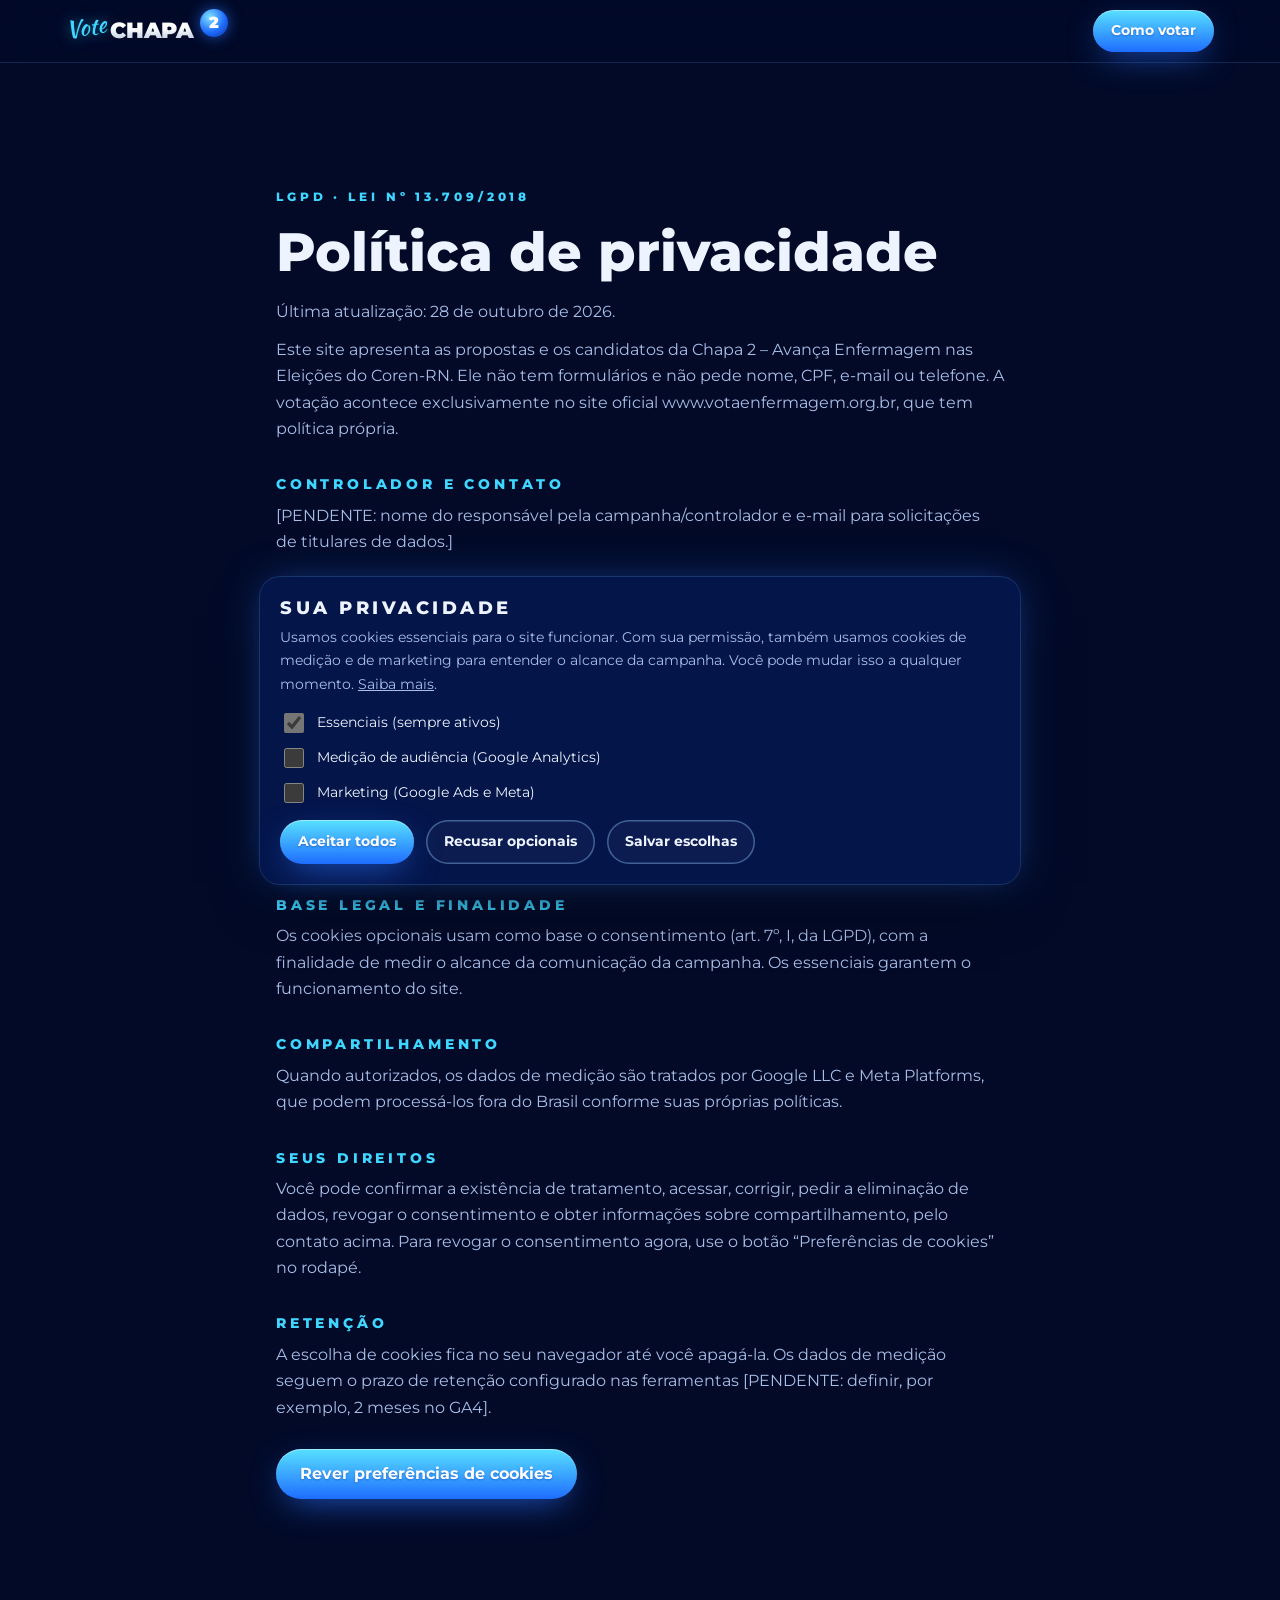
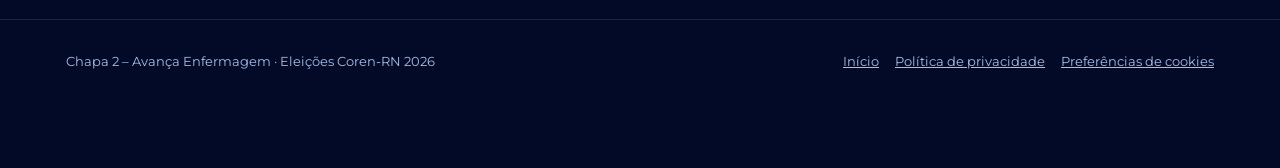
<file: politica-de-privacidade.html>
<!doctype html>
<html lang="pt-BR">
<head>
<meta charset="utf-8">
<meta name="viewport" content="width=device-width, initial-scale=1, viewport-fit=cover">
<title>Política de privacidade | Chapa 2 – Avança Enfermagem</title>
<meta name="description" content="Como o site da Chapa 2 – Avança Enfermagem trata dados e cookies, conforme a LGPD.">
<meta name="robots" content="index, follow">
<meta name="theme-color" content="#020a28">
<link rel="canonical" href="https://www.SEUDOMINIO.com.br/politica-de-privacidade">
<link rel="icon" href="favicon.svg" type="image/svg+xml">
<link rel="apple-touch-icon" href="apple-touch-icon.png">
<link rel="preconnect" href="https://fonts.googleapis.com">
<link rel="preconnect" href="https://fonts.gstatic.com" crossorigin>
<link rel="stylesheet" href="https://fonts.googleapis.com/css2?family=Cormorant+Garamond:ital,wght@1,500;1,600&family=Kaushan+Script&family=Montserrat:wght@400;600;700;800;900&display=swap">
<link rel="stylesheet" href="css/styles.css">
<script src="js/config.js"></script>
<script src="js/main.js" defer></script>
</head>
<body>
<a class="skip" href="#conteudo">Pular para o conteúdo</a>
<header class="top"><div class="wrap"><a class="brand" href="index.html" aria-label="Vote Chapa 2 – página inicial"><span class="v">Vote</span><span class="c">CHAPA</span><span class="n">2</span></a><a class="btn btn-main" href="index.html#como-votar">Como votar</a></div></header>
<main id="conteudo"><section><div class="wrap doc">
<span class="eyebrow">LGPD · Lei nº 13.709/2018</span>
<h1>Política de privacidade</h1>
<p>Última atualização: 28 de outubro de 2026.</p>
<p>Este site apresenta as propostas e os candidatos da Chapa 2 – Avança Enfermagem nas Eleições do Coren-RN. Ele não tem formulários e não pede nome, CPF, e-mail ou telefone. A votação acontece exclusivamente no site oficial www.votaenfermagem.org.br, que tem política própria.</p>
<h2>Controlador e contato</h2>
<p>[PENDENTE: nome do responsável pela campanha/controlador e e-mail para solicitações de titulares de dados.]</p>
<h2>Quais dados coletamos</h2>
<p><strong>Essenciais:</strong> sua escolha de cookies fica salva no seu próprio navegador (armazenamento local), para não perguntarmos de novo.</p>
<p><strong>Medição de audiência (opcional):</strong> se você autorizar, o Google Analytics 4 registra dados de navegação de forma agregada, como páginas vistas, cliques em botões, origem da visita (parâmetros UTM), tipo de dispositivo e região aproximada.</p>
<p><strong>Marketing (opcional):</strong> se você autorizar, o Google Ads e o Meta Pixel registram cliques e visitas para medir o resultado de anúncios.</p>
<p>Sem sua autorização, nenhuma dessas ferramentas é carregada.</p>
<h2>Base legal e finalidade</h2>
<p>Os cookies opcionais usam como base o consentimento (art. 7º, I, da LGPD), com a finalidade de medir o alcance da comunicação da campanha. Os essenciais garantem o funcionamento do site.</p>
<h2>Compartilhamento</h2>
<p>Quando autorizados, os dados de medição são tratados por Google LLC e Meta Platforms, que podem processá-los fora do Brasil conforme suas próprias políticas.</p>
<h2>Seus direitos</h2>
<p>Você pode confirmar a existência de tratamento, acessar, corrigir, pedir a eliminação de dados, revogar o consentimento e obter informações sobre compartilhamento, pelo contato acima. Para revogar o consentimento agora, use o botão “Preferências de cookies” no rodapé.</p>
<h2>Retenção</h2>
<p>A escolha de cookies fica no seu navegador até você apagá-la. Os dados de medição seguem o prazo de retenção configurado nas ferramentas [PENDENTE: definir, por exemplo, 2 meses no GA4].</p>
<p style="margin-top:28px"><button class="btn btn-main" type="button" data-open-consent>Rever preferências de cookies</button></p>
</div></section></main>
<footer class="foot"><div class="wrap"><p>Chapa 2 – Avança Enfermagem · Eleições Coren-RN 2026</p><nav aria-label="Rodapé"><a href="index.html">Início</a><a href="politica-de-privacidade.html">Política de privacidade</a><button class="linkbtn" type="button" data-open-consent>Preferências de cookies</button></nav></div></footer>
<div class="consent" id="consent" role="dialog" aria-modal="false" aria-labelledby="consent-t" hidden>
  <div class="box">
    <h2 id="consent-t">Sua privacidade</h2>
    <p>Usamos cookies essenciais para o site funcionar. Com sua permissão, também usamos cookies de medição e de marketing para entender o alcance da campanha. Você pode mudar isso a qualquer momento. <a href="politica-de-privacidade.html">Saiba mais</a>.</p>
    <div class="opts">
      <label for="ck-essential"><input type="checkbox" id="ck-essential" checked disabled> Essenciais (sempre ativos)</label>
      <label for="ck-analytics"><input type="checkbox" id="ck-analytics"> Medição de audiência (Google Analytics)</label>
      <label for="ck-marketing"><input type="checkbox" id="ck-marketing"> Marketing (Google Ads e Meta)</label>
    </div>
    <div class="btn-row">
      <button class="btn btn-main" type="button" data-consent="all">Aceitar todos</button>
      <button class="btn btn-line" type="button" data-consent="none">Recusar opcionais</button>
      <button class="btn btn-line" type="button" data-consent="save">Salvar escolhas</button>
    </div>
  </div>
</div>
<div class="toast" id="toast" role="status" aria-live="polite" hidden></div>
</body>
</html>
</file>
<file: css/styles.css>
/* Chapa 2 – Avança Enfermagem · identidade das artes "Chegou a hora de avançar" e "A Enfermagem do RN"
   Azul elétrico profundo com brilho, ciano luminoso, "CHAPA" prateado em sans geométrica pesada,
   serifa itálica elegante para as falas, "AVANÇA" espaçado, seta curva de avanço, caixas escuras arredondadas.
   Mobile-first. */
:root{
  color-scheme: dark;
  --bg:#020a28;
  --bg-2:#04154a;
  --deep:#062a86;
  --royal:#0c44d6;
  --electric:#2a74ff;
  --cyan:#3fd6ff;
  --ice:#cdeeff;
  --text:#eef4ff;
  --muted:#a9bde6;
  --line:#5aa9ff2e;
  --box:#020c33e6;
  --ok:#3cb54a;
  --danger:#ffb4a6;
  --f-sans:"Montserrat",system-ui,-apple-system,"Segoe UI",Roboto,sans-serif;
  --f-serif:"Cormorant Garamond","Cormorant",Garamond,"Times New Roman",serif;
  --f-script:"Kaushan Script","Segoe Script","Brush Script MT",cursive;
  --gl:max(16px, env(safe-area-inset-left, 0px));
  --gr:max(16px, env(safe-area-inset-right, 0px));
  --radius:20px;
  --glow:0 0 0 1px #5aa9ff33, 0 0 40px -8px #2a74ff88;
}
*,*::before,*::after{box-sizing:border-box}
html{scroll-behavior:smooth;-webkit-text-size-adjust:100%}
body{margin:0;background:var(--bg);color:var(--text);font:400 1rem/1.65 var(--f-sans);overflow-x:hidden}
img{max-width:100%;height:auto;display:block}
a{color:inherit}
:focus-visible{outline:3px solid var(--cyan);outline-offset:3px;border-radius:8px}
h1,h2,h3,h4{margin:0;text-wrap:balance}
p{margin:0}
.sr-only{position:absolute!important;width:1px;height:1px;padding:0;margin:-1px;overflow:hidden;clip:rect(0,0,0,0);white-space:nowrap;border:0}
.skip{position:absolute;left:12px;top:-60px;z-index:100;background:var(--cyan);color:var(--bg);padding:10px 16px;border-radius:10px;font-weight:700;text-decoration:none}
.skip:focus{top:calc(12px + env(safe-area-inset-top,0px))}
.wrap{width:100%;max-width:1180px;margin:0 auto;padding-left:var(--gl);padding-right:var(--gr)}
section{position:relative;padding-block:clamp(68px,10vw,120px)}

/* Tipografia da marca */
.eyebrow{display:inline-block;font:800 .76rem/1 var(--f-sans);letter-spacing:.32em;text-transform:uppercase;color:var(--cyan)}
.h2{margin-top:14px;font:800 clamp(2rem,5.6vw,3.3rem)/1.05 var(--f-sans);letter-spacing:-.015em}
.h2 em{display:block;font:italic 500 1.12em/1 var(--f-serif);letter-spacing:0;color:var(--cyan);text-shadow:0 0 30px #3fd6ff66;margin-bottom:.06em}
.h2 b{font-weight:900;background:linear-gradient(180deg,#fff 30%,var(--ice));-webkit-background-clip:text;background-clip:text;color:transparent}
.wide{font-weight:800;letter-spacing:.32em;text-transform:uppercase;background:linear-gradient(180deg,var(--cyan),var(--electric));-webkit-background-clip:text;background-clip:text;color:transparent}
.lead{color:var(--muted);font-size:1.05rem;max-width:62ch}
.head{display:grid;gap:18px;margin-bottom:48px}
@media(min-width:900px){.head{grid-template-columns:1.1fr 1fr;align-items:end}}
.swoosh{display:block;width:min(260px,70%);height:auto;margin-top:16px;filter:drop-shadow(0 0 10px #2a74ffaa)}

/* Botões */
.btn{display:inline-flex;align-items:center;justify-content:center;gap:10px;min-height:50px;padding:12px 24px;border-radius:999px;border:0;cursor:pointer;font:700 .98rem/1.1 var(--f-sans);text-decoration:none;transition:transform .15s ease,box-shadow .2s ease}
.btn svg{width:20px;height:20px;flex:none}
.btn-main{background:linear-gradient(180deg,#58e0ff,#1e6dff);color:#fff;box-shadow:0 10px 34px -10px #2a74ffcc,inset 0 1px 0 #ffffff66;text-shadow:0 1px 2px #0a2a8066}
.btn-main:hover{transform:translateY(-2px);box-shadow:0 16px 44px -10px #3fd6ffcc,inset 0 1px 0 #ffffff66}
.btn-line{background:#ffffff08;color:var(--text);box-shadow:inset 0 0 0 1.5px #8fc9ff66}
.btn-line:hover{box-shadow:inset 0 0 0 1.5px var(--cyan),0 0 24px -8px var(--cyan)}
.btn-row{display:flex;flex-wrap:wrap;gap:12px}

/* Topo */
body::before{content:"";position:fixed;inset:0 0 auto;height:env(safe-area-inset-top,0px);z-index:41;background:var(--bg)}
.top{position:sticky;top:env(safe-area-inset-top,0px);z-index:40;background:#020a28e0;backdrop-filter:blur(12px);-webkit-backdrop-filter:blur(12px);border-bottom:1px solid var(--line)}
.top .wrap{display:flex;align-items:center;justify-content:space-between;gap:16px;padding-block:10px}
.brand{display:flex;align-items:center;gap:4px;text-decoration:none;white-space:nowrap}
.brand .v{font:400 1.45rem/1 var(--f-script);color:var(--cyan);transform:rotate(-8deg) translateY(-3px);text-shadow:0 0 14px #3fd6ff88}
.brand .c{font:900 1.35rem/1 var(--f-sans);letter-spacing:-.01em;background:linear-gradient(180deg,#fff 35%,#b9c6dc);-webkit-background-clip:text;background-clip:text;color:transparent}
.brand .n{display:grid;place-items:center;width:28px;height:28px;border-radius:50%;margin-left:2px;transform:translateY(-8px);font:900 1rem/1 var(--f-sans);color:#fff;background:radial-gradient(circle at 35% 30%,#7fe3ff,#1e6dff 55%,#0b2f9e);box-shadow:0 0 14px #2a74ffaa}
.menu{display:none;gap:26px;font-weight:600;font-size:.9rem}
.menu a{text-decoration:none;color:var(--muted);padding:6px 0}
.menu a:hover{color:var(--text)}
.top .btn{min-height:42px;padding:10px 18px;font-size:.88rem}
@media(min-width:900px){.menu{display:flex}}

/* Hero: texto à esquerda com hierarquia clara, logo oficial à direita */
.hero{overflow:hidden;padding-block:clamp(36px,6vw,88px) clamp(96px,10vw,140px);background:linear-gradient(180deg,#04154a 0%,var(--bg) 100%)}
.hero-bg{position:absolute;inset:0;pointer-events:none;
  background:
   radial-gradient(42% 55% at 74% 46%,#1e5cff59,transparent 70%),
   radial-gradient(30% 40% at 8% 10%,#3fd6ff1f,transparent 70%),
   linear-gradient(#5aa9ff0d 1px,transparent 1px) 0 0/56px 56px,
   linear-gradient(90deg,#5aa9ff0d 1px,transparent 1px) 0 0/56px 56px;
  -webkit-mask-image:linear-gradient(180deg,#000 55%,transparent);mask-image:linear-gradient(180deg,#000 55%,transparent)}
.hero-grid{position:relative;z-index:1;display:grid;gap:clamp(8px,3vw,24px);align-items:center}
@media(min-width:960px){.hero-grid{grid-template-columns:1fr 1.02fr;gap:40px}}
.hero-copy{min-width:0;display:grid;justify-items:start;text-align:left}
.chip{display:inline-flex;align-items:center;gap:10px;padding:8px 14px 8px 12px;border-radius:999px;background:#0a2a8666;box-shadow:inset 0 0 0 1px #5aa9ff40;font:700 .74rem/1 var(--f-sans);letter-spacing:.14em;text-transform:uppercase;color:var(--ice)}
.chip .dot{width:8px;height:8px;border-radius:50%;background:var(--cyan);box-shadow:0 0 0 0 #3fd6ffaa;animation:ping 2.2s ease-out infinite}
@keyframes ping{0%{box-shadow:0 0 0 0 #3fd6ffaa}80%,100%{box-shadow:0 0 0 10px #3fd6ff00}}
.hero h1{margin-top:22px;display:grid;gap:2px}
.h1-a{font:italic 500 clamp(2.1rem,5vw,3.4rem)/1 var(--f-serif);color:var(--cyan);text-shadow:0 0 28px #3fd6ff55}
.h1-b{font:900 clamp(2.7rem,7.2vw,5.2rem)/.98 var(--f-sans);letter-spacing:-.035em;color:#fff}
.h1-b .grad{background:linear-gradient(100deg,#fff 0%,#bdf1ff 45%,var(--cyan) 70%,var(--electric) 100%);-webkit-background-clip:text;background-clip:text;color:transparent;padding-right:.04em}
.sig{display:flex;flex-wrap:wrap;align-items:baseline;gap:.2em .55em;margin-top:18px;font-size:clamp(1.05rem,2.6vw,1.35rem);line-height:1}
.sig .wide{letter-spacing:.42em}
.sig i{font:italic 500 1.4em/1 var(--f-serif);color:var(--ice)}
.hero-lead{margin-top:20px;max-width:44ch;font-size:clamp(1rem,1.6vw,1.12rem);line-height:1.65;color:var(--muted)}
.hero .btn-row{margin-top:30px}
.hero .btn svg{width:18px;height:18px}
.facts{display:flex;flex-wrap:wrap;gap:0;margin:34px 0 0;padding:0;list-style:none}
.facts li{display:grid;gap:4px;padding:0 22px;border-left:1px solid #5aa9ff33}
.facts li:first-child{padding-left:0;border-left:0}
.facts b{font:900 1.5rem/1 var(--f-sans);color:#fff;font-variant-numeric:tabular-nums}
.facts span{font:600 .72rem/1 var(--f-sans);letter-spacing:.14em;text-transform:uppercase;color:var(--muted)}
.hero-art{position:relative;display:grid;place-items:center;min-width:0}
.halo{position:absolute;top:0;width:115%;aspect-ratio:1.25;border-radius:50%;background:radial-gradient(closest-side,#3a86ffcc,#1e5cff66 45%,#0c44d622 70%,transparent);filter:blur(6px)}
.hero-logo{position:relative;z-index:1;width:min(560px,92%);height:auto;filter:drop-shadow(0 24px 40px #000a) drop-shadow(0 0 40px #1e5cff44);animation:float 7s ease-in-out infinite}
@keyframes float{0%,100%{transform:translateY(0) rotate(-1.5deg)}50%{transform:translateY(-10px) rotate(-.5deg)}}
@media(max-width:959px){.hero-art{order:-1}.hero-logo{width:min(440px,86%)}}
@media(max-width:520px){.chip{font-size:.64rem;letter-spacing:.08em}}
@media(max-width:420px){.facts li{padding:0 14px}.facts b{font-size:1.3rem}}

/* Faixa da votação */
.ballot{position:relative;z-index:2;margin-top:clamp(-80px,-7vw,-56px)}
.ballot .card{display:grid;gap:18px;padding:22px;border-radius:24px;background:linear-gradient(180deg,#0a2a86f0,#04154af0);box-shadow:var(--glow),0 30px 70px -30px #000}
@media(min-width:960px){.ballot .card{grid-template-columns:1fr 1.15fr 1fr;align-items:center;padding:26px 30px}}
.ballot h2{font:800 1.5rem/1.15 var(--f-sans)}
.ballot h2 em{display:block;font:italic 500 1.4em/1 var(--f-serif);color:var(--cyan)}
.ballot .when{margin-top:6px;color:var(--muted);font-size:.92rem}
.ballot .when strong{color:var(--text)}
.count{display:grid;grid-template-columns:repeat(4,1fr);gap:8px;text-align:center}
.count div{background:#020a28cc;border-radius:14px;padding:12px 2px;box-shadow:inset 0 0 0 1px #5aa9ff33}
.count b{display:block;font:900 clamp(1.7rem,6vw,2.3rem)/1 var(--f-sans);font-variant-numeric:tabular-nums;background:linear-gradient(180deg,#fff,var(--cyan));-webkit-background-clip:text;background-clip:text;color:transparent}
.count small{font-size:.62rem;font-weight:700;text-transform:uppercase;letter-spacing:.18em;color:var(--muted)}
.status{margin-top:10px;font-size:.86rem;color:var(--muted);text-align:center;grid-column:1/-1}
@media(min-width:960px){.status{grid-column:2;margin-top:-8px}}
.status b{color:var(--text)}
.ballot .btn-row .btn{flex:1 1 170px;min-height:46px;font-size:.9rem}

/* Faixa */
.ticker{margin-top:56px;background:linear-gradient(90deg,var(--deep),var(--royal),var(--deep));overflow:hidden;white-space:nowrap;border-block:1px solid #5aa9ff44}
.ticker div{display:inline-block;padding:14px 0;font:800 .95rem/1 var(--f-sans);letter-spacing:.3em;text-transform:uppercase;animation:run 46s linear infinite}
.ticker span{margin:0 22px;color:var(--cyan)}
@keyframes run{to{transform:translateX(-50%)}}

/* Números */
.proof{padding-block:56px}
.stats{display:grid;grid-template-columns:repeat(2,1fr);gap:14px;margin:0;padding:0;list-style:none}
@media(min-width:860px){.stats{grid-template-columns:repeat(4,1fr)}}
.stats li{padding:22px;border-radius:var(--radius);background:linear-gradient(180deg,#0a2a8655,#04154a55);box-shadow:inset 0 0 0 1px var(--line);min-width:0}
.stats b{display:block;font:900 clamp(2.3rem,7vw,3.2rem)/1 var(--f-sans);font-variant-numeric:tabular-nums;background:linear-gradient(180deg,#fff 20%,var(--cyan));-webkit-background-clip:text;background-clip:text;color:transparent}
.stats span{display:block;margin-top:8px;color:var(--muted);font-size:.9rem;line-height:1.45}
.stats-note{margin-top:14px;font-size:.78rem;color:#8296c4}

/* Novo capítulo */
.chapter{background:linear-gradient(180deg,var(--bg),var(--bg-2))}
.chapter .wrap{display:grid;gap:40px;align-items:center}
@media(min-width:900px){.chapter .wrap{grid-template-columns:.9fr 1.1fr}}
.chapter figure{margin:0;border-radius:26px;overflow:hidden;box-shadow:var(--glow);max-width:520px;width:100%;justify-self:center}
.chapter .big{font:900 clamp(5.5rem,20vw,10rem)/.82 var(--f-sans);letter-spacing:-.03em;background:linear-gradient(160deg,#9cf0ff,var(--cyan) 30%,var(--electric) 75%);-webkit-background-clip:text;background-clip:text;color:transparent;filter:drop-shadow(0 0 30px #2a74ff88)}
.chapter .pre{font:italic 500 clamp(2rem,6vw,3rem)/1 var(--f-serif)}
.chapter .post{font:600 clamp(1.4rem,4vw,2rem)/1.2 var(--f-sans);margin-top:10px}
.chapter .post b{font-weight:900}
.chapter .post i{font-weight:800}
.chapter .lead{margin-top:20px}

/* Por que */
.why{display:grid;gap:18px}
@media(min-width:860px){.why{grid-template-columns:repeat(3,1fr)}}
.why article{padding:28px 24px;border-radius:var(--radius);background:var(--box);box-shadow:var(--glow);min-width:0}
.why .ic{width:58px;height:58px;border-radius:50%;display:grid;place-items:center;background:radial-gradient(circle at 35% 30%,#7fe3ff,#1e6dff 55%,#0b2f9e);box-shadow:0 0 22px #2a74ff99;margin-bottom:18px}
.why .ic svg{width:28px;height:28px;stroke:#fff}
.why h3{font:800 1.05rem/1.2 var(--f-sans);letter-spacing:.22em;text-transform:uppercase;margin-bottom:10px;overflow-wrap:anywhere}
.why p{color:var(--muted)}

/* Propostas */
.props-sec{background:linear-gradient(180deg,var(--bg-2),var(--bg))}
.props{display:grid;gap:22px}
@media(min-width:720px){.props{grid-template-columns:repeat(2,1fr)}}
@media(min-width:1080px){.props{grid-template-columns:repeat(3,1fr)}}
.prop{display:flex;flex-direction:column;padding:26px 24px;border-radius:24px;background:linear-gradient(180deg,#0a2a86aa,#020c33ee);box-shadow:var(--glow);min-width:0;transition:transform .2s,box-shadow .2s}
.prop:hover{transform:translateY(-4px);box-shadow:0 0 0 1px #3fd6ff66,0 0 50px -6px #2a74ffaa}
.prop .num{font:800 .72rem/1 var(--f-sans);letter-spacing:.32em;text-transform:uppercase;color:var(--cyan)}
.prop .torn{margin:10px 0 18px;font:800 1.32rem/1.2 var(--f-sans)}
.prop .torn::after{content:"";display:block;width:84px;height:4px;margin-top:14px;border-radius:4px;background:linear-gradient(90deg,var(--cyan),var(--electric));box-shadow:0 0 12px var(--electric)}
.prop ul{list-style:none;margin:0;padding:0;display:grid;gap:16px}
.prop li{display:grid;grid-template-columns:22px 1fr;gap:10px}
.prop li svg{width:20px;height:20px;margin-top:3px;stroke:var(--cyan)}
.prop li h4{font:700 .98rem/1.35 var(--f-sans)}
.prop li p{color:var(--muted);font-size:.9rem;line-height:1.6;margin-top:3px}
.prop .motto{margin-top:auto;padding-top:22px;font:italic 600 1.45rem/1.1 var(--f-serif);color:var(--cyan)}
.mid-cta{margin-top:44px;display:flex;flex-wrap:wrap;align-items:center;justify-content:space-between;gap:18px;padding:24px 26px;border-radius:24px;background:var(--box);box-shadow:var(--glow)}
.mid-cta p{font:800 clamp(1.3rem,3.6vw,1.8rem)/1.15 var(--f-sans)}
.mid-cta p em{font:italic 500 1.2em/1 var(--f-serif);color:var(--cyan)}

/* Representatividade */
.voice .wrap{display:grid;gap:36px}
@media(min-width:900px){.voice .wrap{grid-template-columns:1fr 1fr;align-items:center}}
.note{margin:0;padding:30px 28px;border-radius:24px;background:var(--box);box-shadow:var(--glow)}
.note p{font:italic 500 clamp(1.8rem,5vw,2.5rem)/1.12 var(--f-serif);color:var(--text)}
.note p b{color:var(--cyan);font-weight:600}
.note small{display:block;margin-top:16px;font:800 .72rem var(--f-sans);letter-spacing:.3em;text-transform:uppercase;color:var(--cyan)}

/* Candidatos: cartão no padrão das artes "Conheça nosso time" */
.cands{background:radial-gradient(70% 50% at 50% 0%,#0c44d655,transparent 70%),var(--bg)}
.board+.board{margin-top:60px}
.board-title{display:flex;flex-wrap:wrap;align-items:baseline;gap:8px 16px;margin-bottom:24px}
.board-title h3{font:800 1rem/1 var(--f-sans);letter-spacing:.3em;text-transform:uppercase;color:#fff;padding:12px 18px;border-radius:999px;background:linear-gradient(180deg,#1e6dff,#0b2f9e);box-shadow:0 0 22px -4px #2a74ffaa}
.board-title p{color:var(--muted);font-family:var(--f-serif);font-style:italic;font-size:1.3rem}
.grid{display:grid;grid-template-columns:repeat(2,1fr);gap:16px;margin:0;padding:0;list-style:none}
@media(min-width:700px){.grid{grid-template-columns:repeat(3,1fr)}}
@media(min-width:1080px){.grid{grid-template-columns:repeat(5,1fr)}}
.cand{display:flex;flex-direction:column;min-width:0;border-radius:18px;overflow:hidden;background:#04154a;box-shadow:inset 0 0 0 1px var(--line);transition:transform .2s,box-shadow .2s}
.cand:hover{transform:translateY(-4px);box-shadow:0 0 0 1px #3fd6ff66,0 0 40px -10px #2a74ffcc}
.ph{position:relative;aspect-ratio:4/5;max-width:100%;overflow:hidden;background:radial-gradient(circle at 50% 30%,#1e5cff,#04154a 75%);display:grid;place-items:center}
.ph span{font:900 2.4rem/1 var(--f-sans);color:#ffffffcc}
.ph img{position:absolute;inset:0;width:100%;height:100%;object-fit:cover}
.cand .tag{position:relative;margin:-30px 10px 0;padding:14px 12px 12px 14px;border-radius:14px 14px 4px 14px;background:#1a2a58;box-shadow:0 10px 24px -12px #000}
.cand .tag::before{content:"";position:absolute;left:-6px;top:-14px;width:30px;height:30px;border-radius:50%;background:var(--ok) url("data:image/svg+xml,%3Csvg xmlns='http://www.w3.org/2000/svg' viewBox='0 0 24 24' fill='none' stroke='%23e4f5a6' stroke-width='3.2' stroke-linecap='round' stroke-linejoin='round'%3E%3Cpath d='m6 12.5 4 4 8-9'/%3E%3C/svg%3E") center/18px no-repeat;box-shadow:0 4px 10px #0006}
.cand h4{font:700 .9rem/1.25 var(--f-sans);color:#fff}
.cand .info{padding:10px 14px 16px;display:grid;gap:6px}
.cand .role{font-size:.66rem;font-weight:800;letter-spacing:.14em;text-transform:uppercase;color:var(--cyan)}
.cand p{font-size:.78rem;line-height:1.5;color:var(--muted)}

/* Como votar */
.vote-sec{background:linear-gradient(180deg,var(--bg),var(--bg-2))}
.steps{display:grid;gap:14px;margin:0;padding:0;list-style:none;counter-reset:s}
@media(min-width:640px){.steps{grid-template-columns:repeat(2,1fr)}}
@media(min-width:1000px){.steps{grid-template-columns:repeat(4,1fr)}}
.steps li{padding:24px 22px;border-radius:20px;background:var(--box);box-shadow:var(--glow);min-width:0}
.steps li::before{counter-increment:s;content:counter(s);display:grid;place-items:center;width:46px;height:46px;border-radius:50%;margin-bottom:14px;font:900 1.3rem/1 var(--f-sans);color:#fff;background:radial-gradient(circle at 35% 30%,#7fe3ff,#1e6dff 55%,#0b2f9e);box-shadow:0 0 18px #2a74ff99}
.steps h3{font:700 1.02rem/1.3 var(--f-sans);margin-bottom:6px}
.steps p{color:var(--muted);font-size:.92rem}
.steps strong{color:var(--text);word-break:break-word}
.alert{display:flex;gap:14px;align-items:flex-start;margin-top:26px;padding:18px 20px;border-radius:16px;background:#ff6a520f;box-shadow:inset 0 0 0 1px #ffb4a655}
.alert svg{width:24px;height:24px;flex:none;stroke:var(--danger)}
.alert p{color:var(--muted);font-size:.93rem}
.alert strong{color:var(--danger)}

/* FAQ */
.faq{display:grid;gap:10px;max-width:860px}
.faq details{border-radius:16px;background:var(--box);box-shadow:inset 0 0 0 1px var(--line)}
.faq details[open]{box-shadow:var(--glow)}
.faq summary{cursor:pointer;list-style:none;padding:18px 56px 18px 20px;position:relative;font-weight:700}
.faq summary::-webkit-details-marker{display:none}
.faq summary::after{content:"+";position:absolute;right:20px;top:50%;transform:translateY(-50%);font:600 1.6rem/1 var(--f-sans);color:var(--cyan)}
.faq details[open] summary::after{content:"–"}
.faq details p{padding:0 20px 18px;color:var(--muted)}

/* Final */
.final{text-align:center;overflow:hidden;background:radial-gradient(60% 70% at 50% 100%,#1e5cff55,transparent 70%),var(--bg)}
.final .h2{font-size:clamp(2.4rem,8vw,4.6rem)}
.final .lead{margin:18px auto 30px}
.final .btn-row{justify-content:center}
.final .swoosh{margin:18px auto 0}

/* Rodapé */
.foot{border-top:1px solid var(--line);padding-block:30px calc(96px + env(safe-area-inset-bottom,0px));color:var(--muted);font-size:.84rem}
.foot .wrap{display:flex;flex-wrap:wrap;justify-content:space-between;gap:12px 24px;align-items:center}
.foot nav{display:flex;flex-wrap:wrap;gap:16px}
.linkbtn{background:none;border:0;padding:0;color:inherit;font:inherit;text-decoration:underline;cursor:pointer}

/* Consentimento LGPD */
.consent{position:fixed;z-index:60;left:0;right:0;bottom:0;padding:16px var(--gr) calc(16px + env(safe-area-inset-bottom,0px)) var(--gl)}
.consent .box{max-width:760px;margin:0 auto;background:#04154a;border-radius:20px;padding:20px;box-shadow:var(--glow),0 20px 60px -20px #000}
.consent h2{font:800 1.1rem/1.2 var(--f-sans);letter-spacing:.2em;text-transform:uppercase;margin-bottom:8px}
.consent p{color:var(--muted);font-size:.9rem}
.consent .opts{display:grid;gap:10px;margin:14px 0}
.consent label{display:flex;gap:10px;align-items:flex-start;font-size:.9rem}
.consent input{width:20px;height:20px;accent-color:var(--electric);margin-top:2px;flex:none}
.consent .btn{min-height:44px;padding:10px 18px;font-size:.88rem}
.toast{position:fixed;z-index:70;left:50%;bottom:calc(24px + env(safe-area-inset-bottom,0px));transform:translateX(-50%);background:linear-gradient(180deg,#58e0ff,#1e6dff);color:#fff;padding:12px 18px;border-radius:999px;font-weight:700;box-shadow:0 10px 30px -10px #000;max-width:calc(100% - 32px)}

/* Páginas internas */
.doc{max-width:760px}
.doc h1{font:800 clamp(2.2rem,7vw,3.4rem)/1.05 var(--f-sans);margin:14px 0 18px}
.doc h2{font:800 .85rem/1.2 var(--f-sans);letter-spacing:.28em;text-transform:uppercase;color:var(--cyan);margin:34px 0 10px}
.doc p,.doc li{color:var(--muted)}
.doc p+p{margin-top:12px}
.e404 .code{font:900 clamp(6rem,24vw,11rem)/.85 var(--f-sans);background:linear-gradient(160deg,#9cf0ff,var(--cyan) 30%,var(--electric) 75%);-webkit-background-clip:text;background-clip:text;color:transparent}

@media (prefers-reduced-motion:reduce){*,*::before,*::after{animation:none!important;transition:none!important}html{scroll-behavior:auto}}
.chapter h2>span{display:block}

/* Foto da equipe sob a logo, com sombra de chão natural */
.team{position:relative;z-index:2;margin:clamp(-64px,-6vw,-28px) 0 0;width:min(620px,100%);isolation:isolate}
.team img{position:relative;z-index:1;width:100%;height:auto;filter:drop-shadow(0 18px 18px #0009) drop-shadow(0 4px 6px #0007);-webkit-mask-image:linear-gradient(180deg,#000 88%,transparent);mask-image:linear-gradient(180deg,#000 88%,transparent)}
.team::before{content:"";position:absolute;z-index:0;left:6%;right:6%;bottom:-2%;height:16%;border-radius:50%;background:radial-gradient(closest-side,#000c,#0006 55%,transparent);filter:blur(10px)}
.team::after{content:"";position:absolute;z-index:0;left:12%;right:12%;top:14%;bottom:22%;border-radius:50%;background:radial-gradient(closest-side,#2a74ff55,transparent);filter:blur(24px)}
@media(max-width:959px){.team{margin-top:-8%}}

/* Rodapé: direitos */
.foot-txt{display:grid;gap:6px}
.foot .copy{font-size:.78rem;color:#8296c4}

/* Player da música */
.player{position:fixed;z-index:55;left:max(16px,env(safe-area-inset-left,0px));bottom:calc(16px + env(safe-area-inset-bottom,0px));display:flex;align-items:center;gap:10px;padding:6px 16px 6px 6px;border-radius:999px;background:#04154aee;backdrop-filter:blur(10px);-webkit-backdrop-filter:blur(10px);box-shadow:var(--glow),0 14px 30px -12px #000}
.pl-btn{display:grid;place-items:center;width:44px;height:44px;border:0;border-radius:50%;cursor:pointer;color:#fff;background:radial-gradient(circle at 35% 30%,#7fe3ff,#1e6dff 55%,#0b2f9e);box-shadow:0 0 18px #2a74ff99}
.pl-btn svg{width:20px;height:20px}
.player .i-pause,.player[data-state=playing] .i-play{display:none}
.player[data-state=playing] .i-pause{display:block}
.pl-info{display:flex;align-items:center;gap:10px}
.pl-t{font:700 .78rem/1.1 var(--f-sans);letter-spacing:.06em;color:var(--ice);white-space:nowrap}
.pl-bars{display:flex;align-items:flex-end;gap:3px;height:16px}
.pl-bars i{width:3px;height:30%;border-radius:2px;background:var(--cyan)}
.player[data-state=playing] .pl-bars i{animation:eq 1s ease-in-out infinite}
.pl-bars i:nth-child(2){animation-delay:-.4s!important}.pl-bars i:nth-child(3){animation-delay:-.7s!important}.pl-bars i:nth-child(4){animation-delay:-.2s!important}
@keyframes eq{0%,100%{height:25%}50%{height:100%}}
@media(max-width:700px){.pl-info{display:none}.player{left:auto;right:max(16px,env(safe-area-inset-right,0px));padding:5px}.pl-btn{width:46px;height:46px}}
body:has(.consent:not([hidden])) .player{display:none}
</file>
